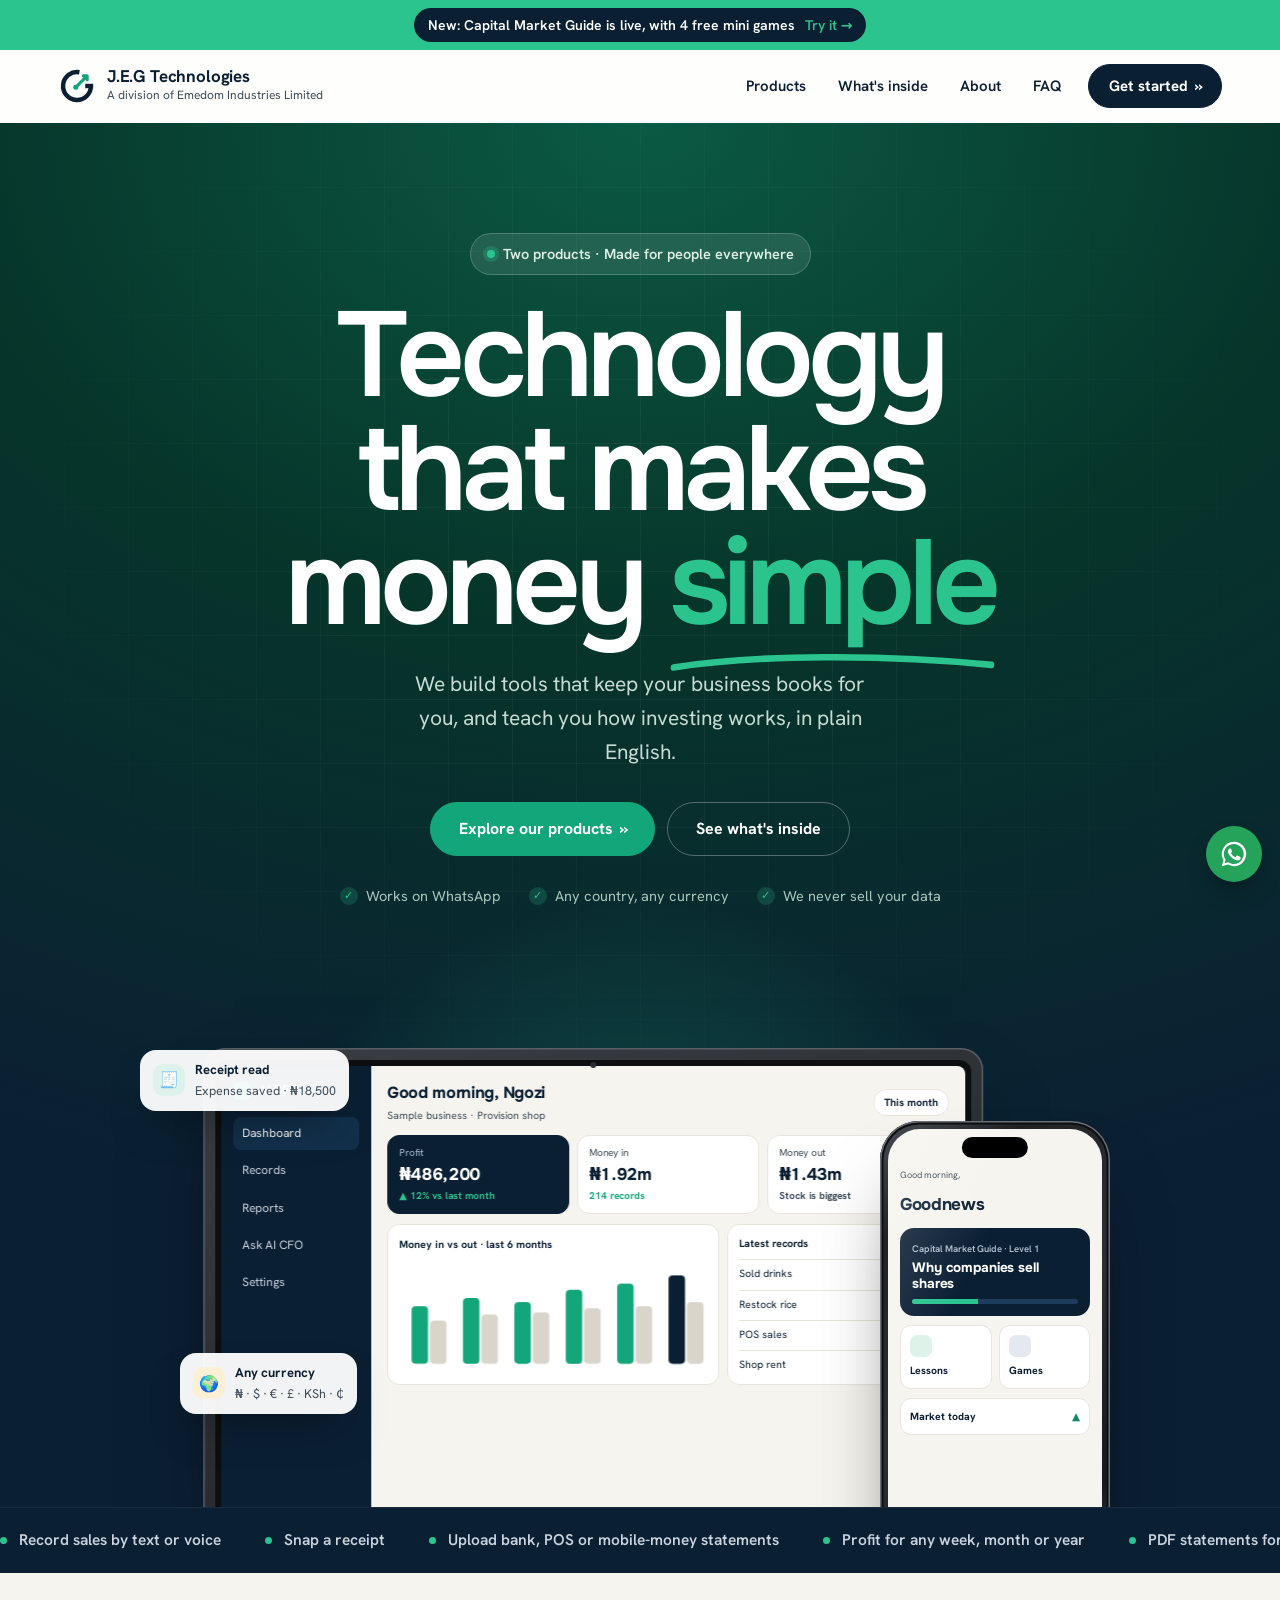
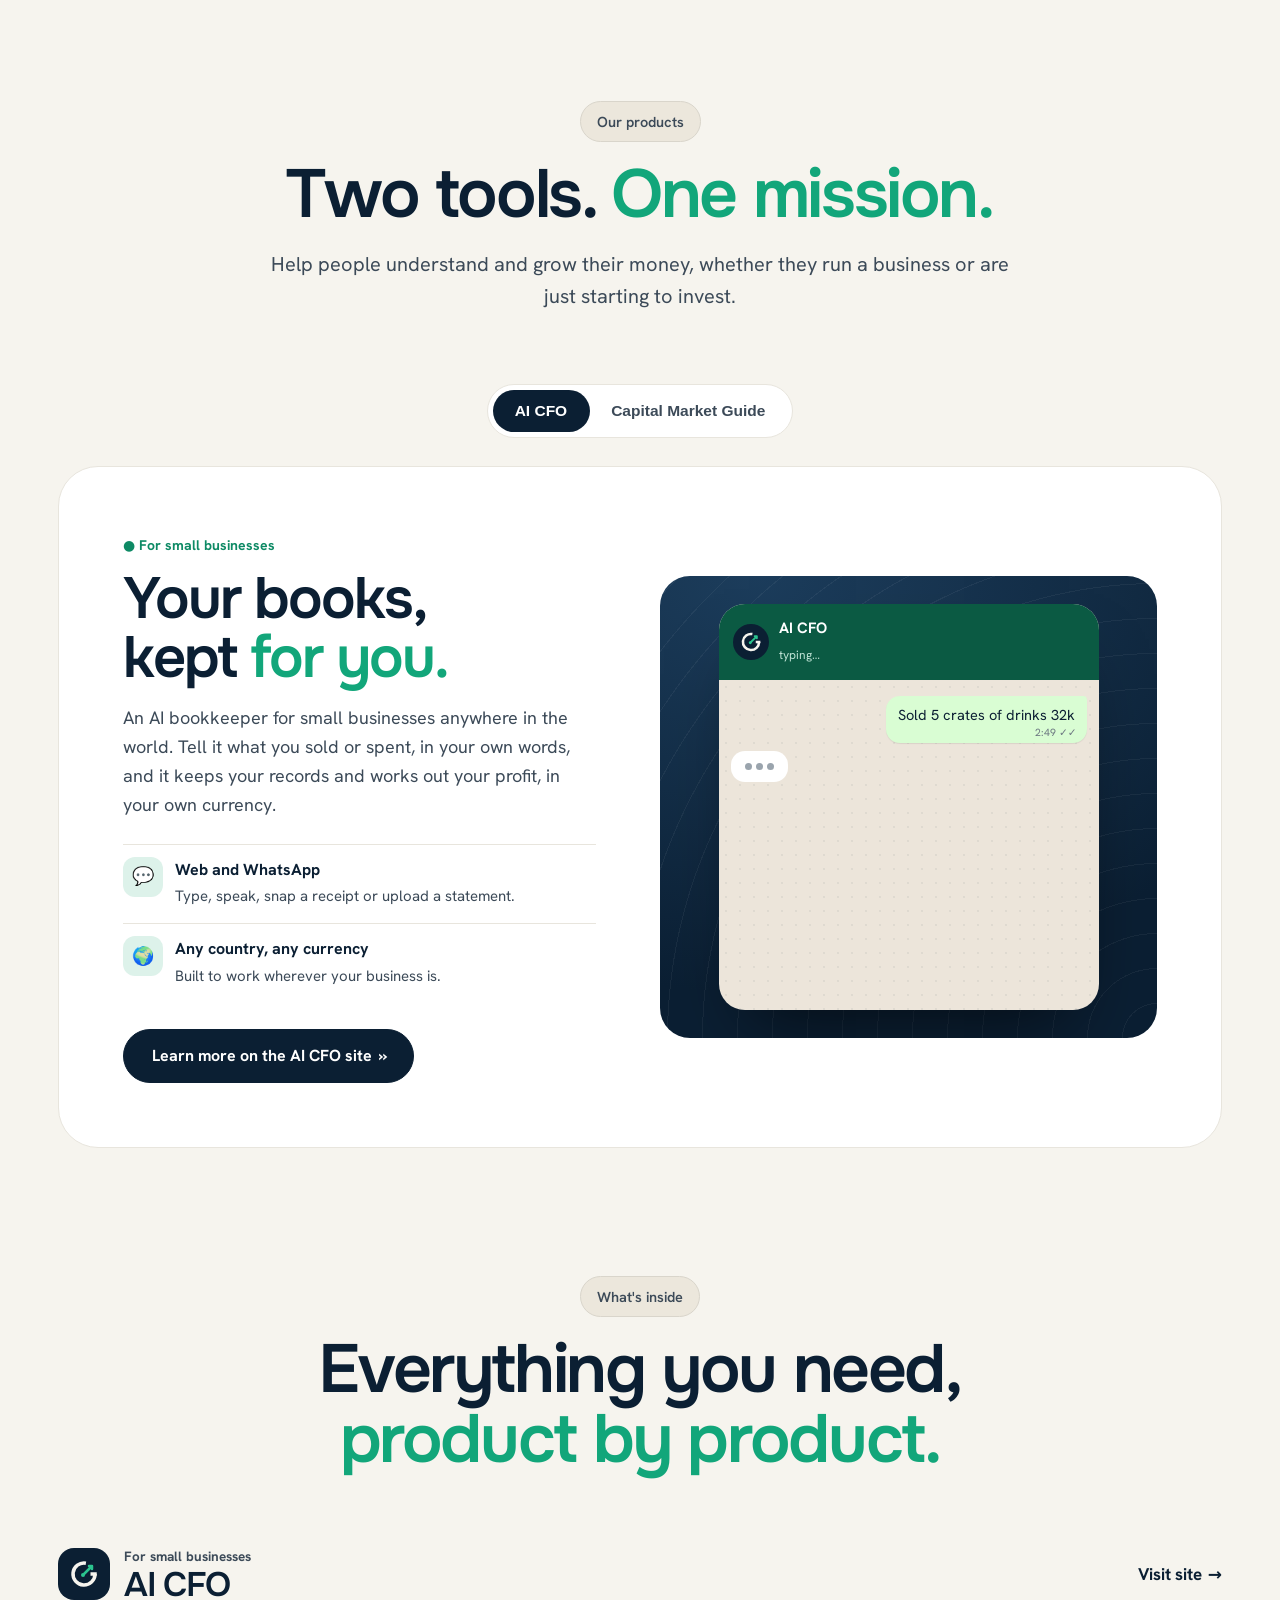
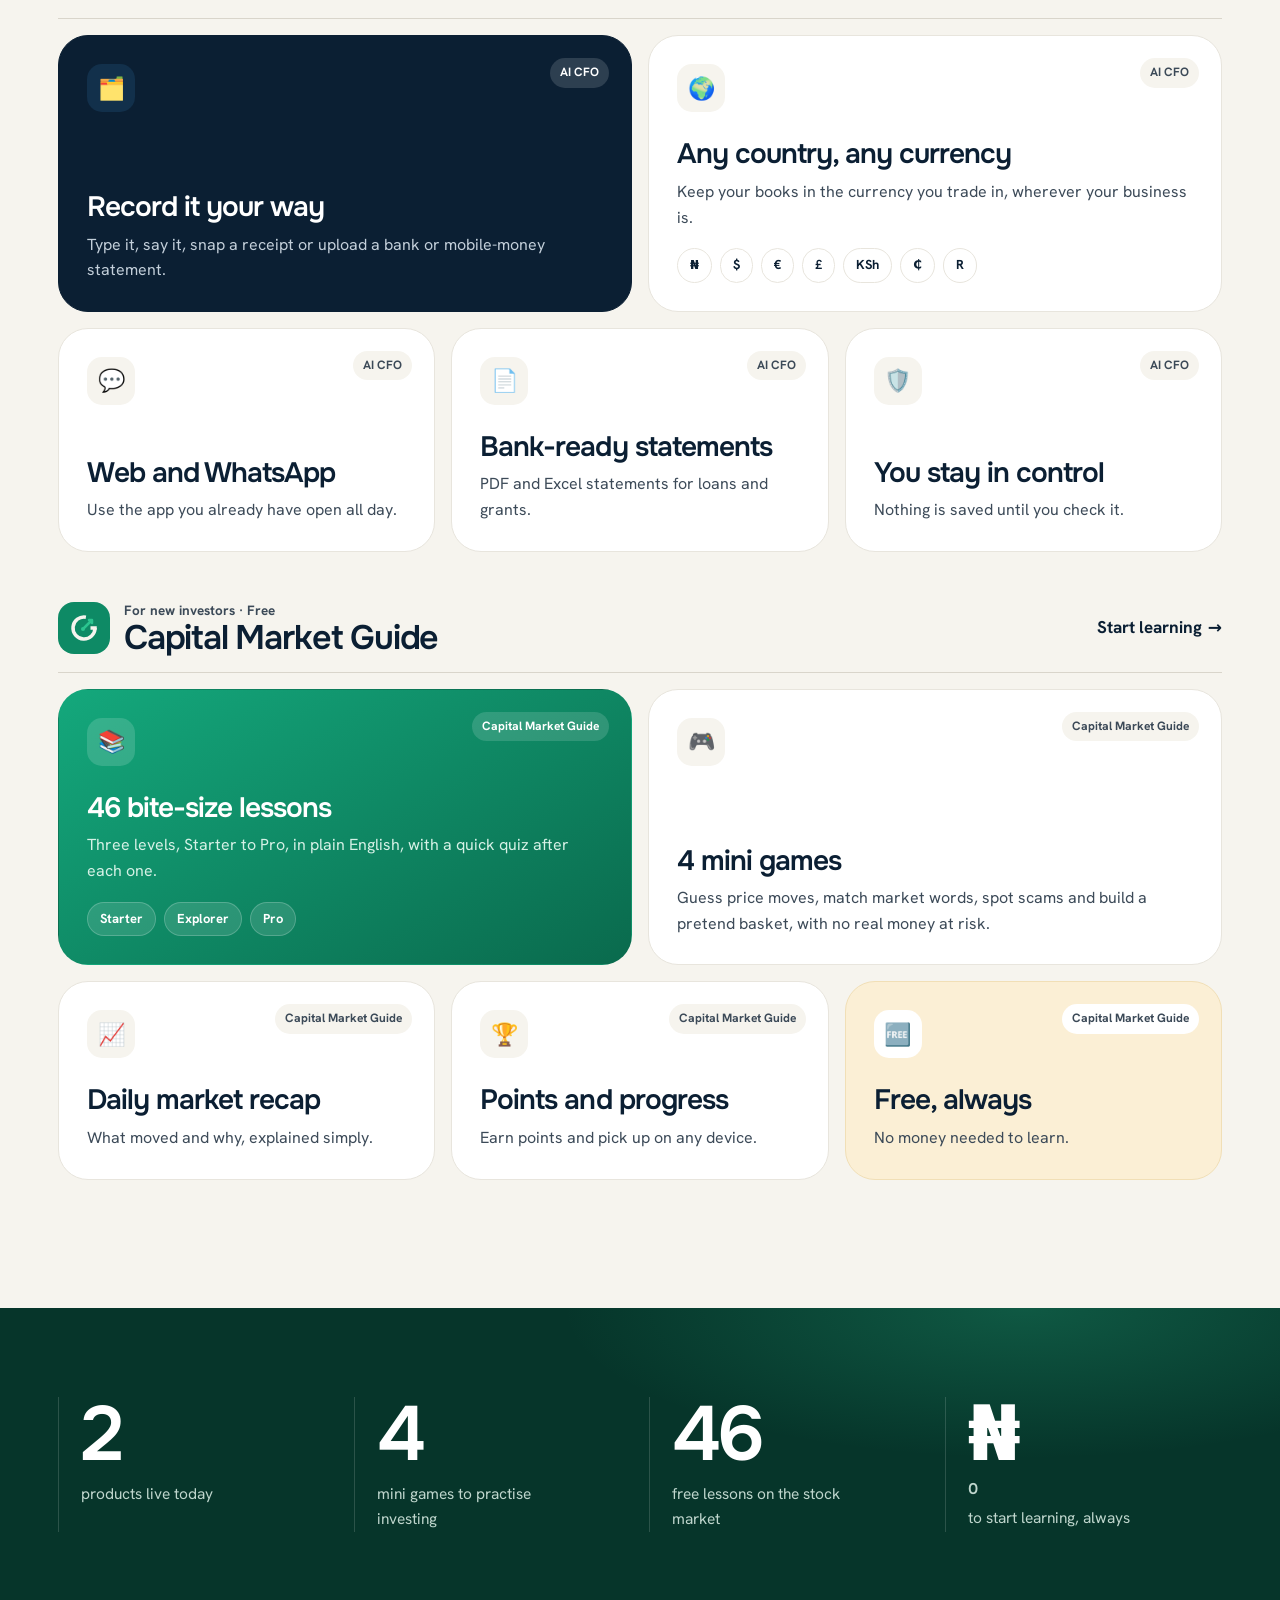
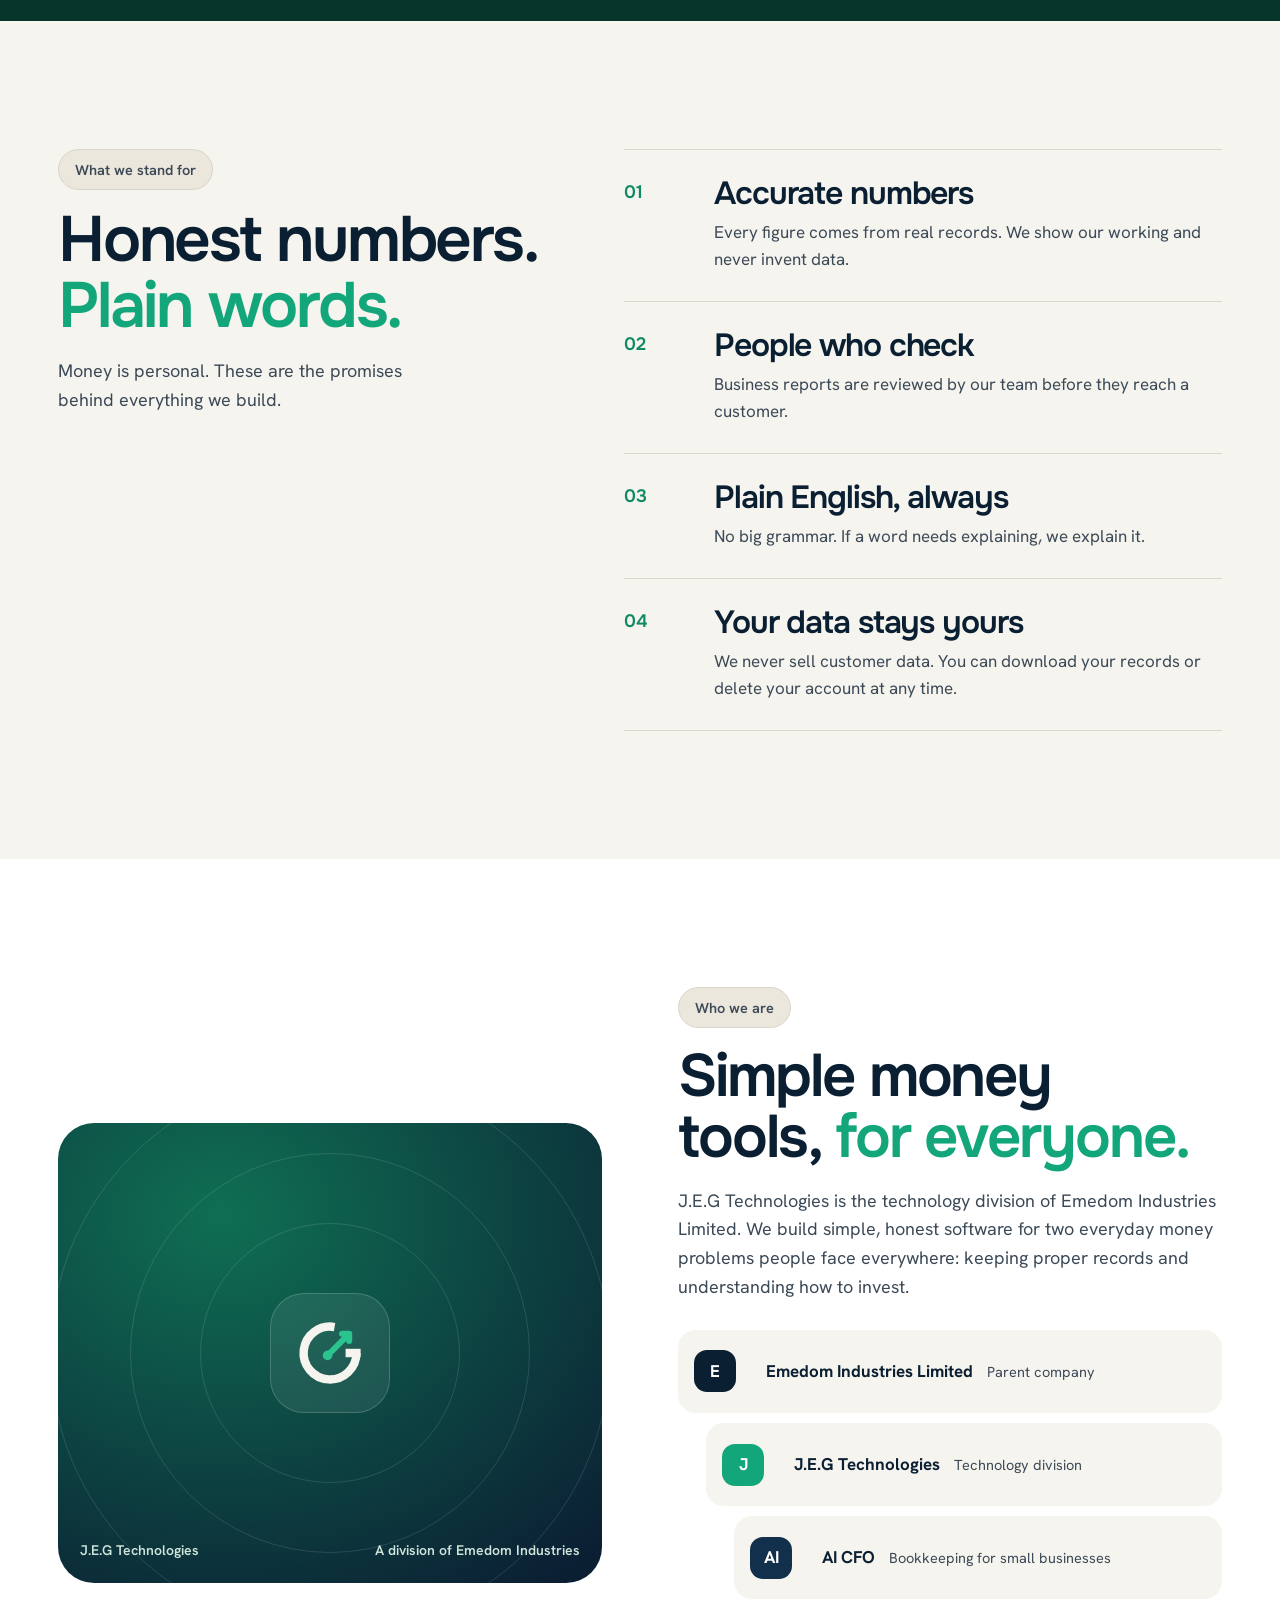
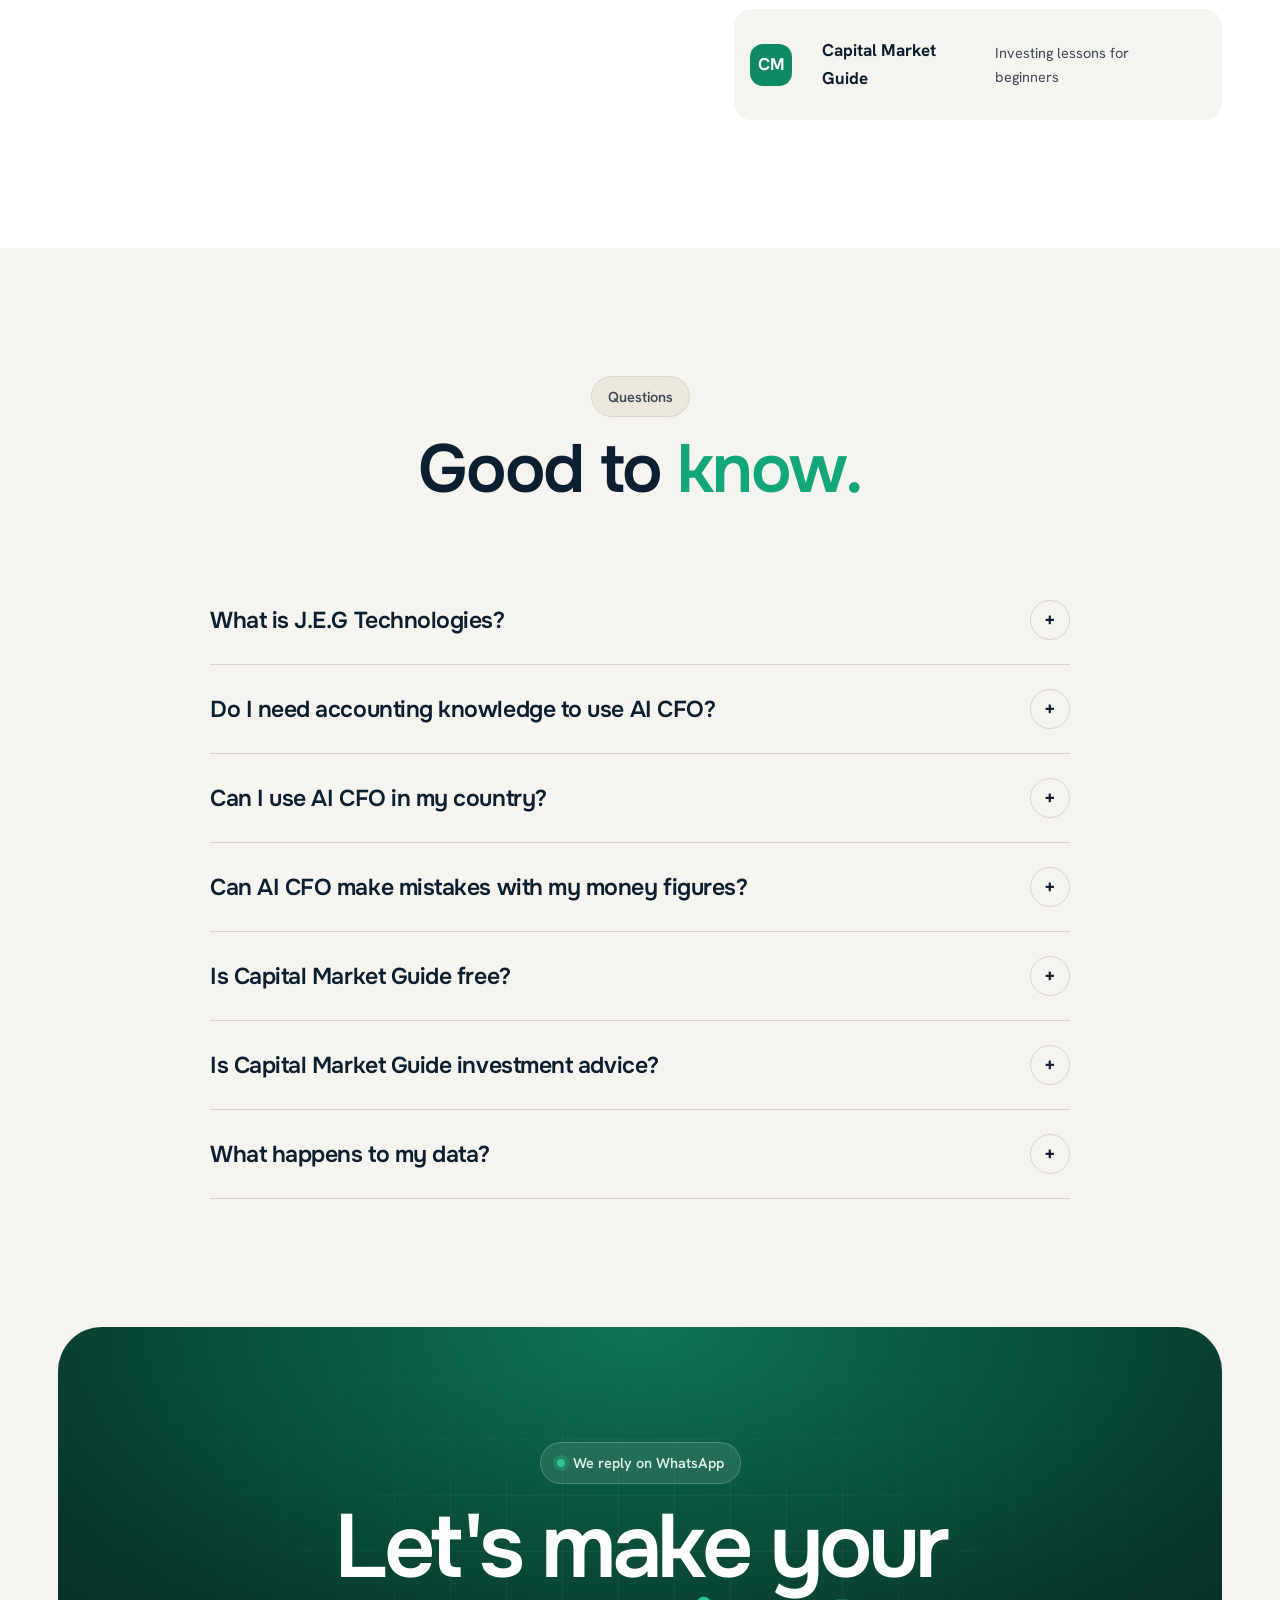
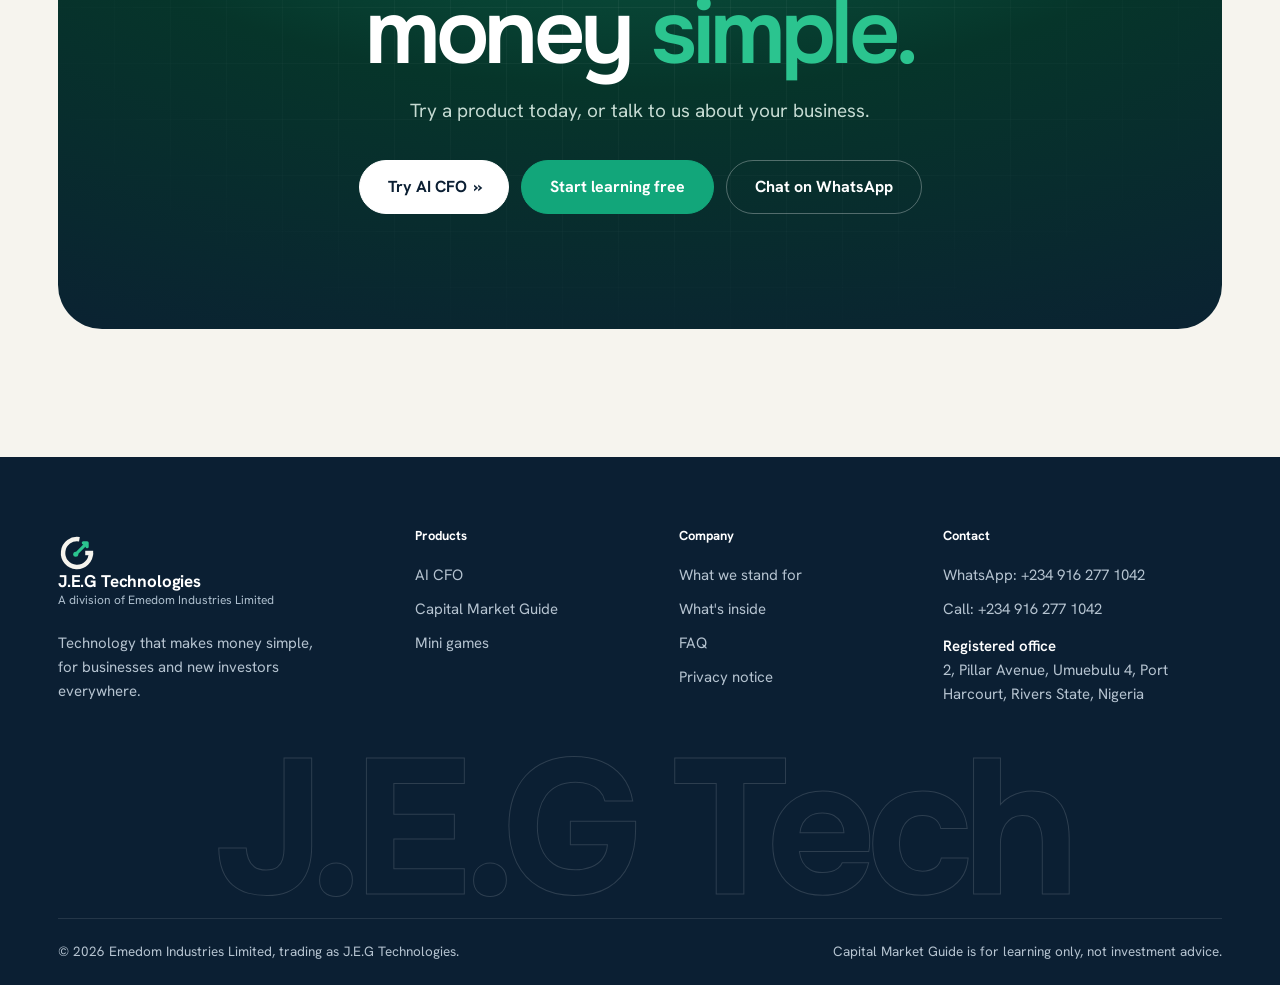
<file: index.html>
<!doctype html>
<html lang="en">
<head>
  <meta charset="utf-8">
  <meta name="viewport" content="width=device-width, initial-scale=1, viewport-fit=cover">
  <title>J.E.G Technologies | Technology that makes money simple</title>
  <meta name="description" content="J.E.G Technologies, a division of Emedom Industries Limited, builds AI CFO for small businesses and Capital Market Guide for new investors, for people everywhere.">
  <meta name="theme-color" content="#06352A">
  <meta property="og:title" content="J.E.G Technologies — technology that makes money simple">
  <meta property="og:description" content="AI CFO keeps your books. Capital Market Guide teaches investing in plain English.">
  <link rel="icon" href="img/favicon.svg" type="image/svg+xml">
  <link rel="stylesheet" href="fonts/fonts.css">
  <style>
:root{--navy:#0B1F33;--navy-2:#12304B;--navy-3:#1C3D5C;--deep:#06352A;--emerald:#12A67A;--emerald-dark:#0E8A65;--mint:#2BC48F;--ivory:#F6F4EE;--paper:#fff;--slate:#3C4A58;--mist:#AFC0CF;--rule:#D9D5CB;--rule-soft:#E8E5DD;--gain-soft:#DDF2EA;--sun:#E8B547;--sun-soft:#FBEFD5;--loss:#B4372A;
  --display:"Onest","Hanken Grotesk",system-ui,sans-serif;--sans:"Hanken Grotesk",system-ui,-apple-system,"Segoe UI",sans-serif;--ease:cubic-bezier(.2,.8,.2,1)}
*{box-sizing:border-box}
html{scroll-behavior:smooth;-webkit-text-size-adjust:100%}
body{margin:0;background:var(--ivory);color:var(--navy);font:17px/1.6 var(--sans);-webkit-font-smoothing:antialiased;overflow-x:hidden}
a{color:inherit} img,svg{display:block;max-width:100%}
h1,h2,h3,h4{font-family:var(--display);font-weight:600;line-height:1.02;letter-spacing:-.035em;margin:0;text-wrap:balance}
h2 em,h1 em,h3 em{font-style:normal;color:var(--emerald)}
p{margin:0}
.wrap{max-width:1200px;margin:0 auto;padding-left:max(18px,env(safe-area-inset-left,0px));padding-right:max(18px,env(safe-area-inset-right,0px))}
:focus-visible{outline:none;box-shadow:0 0 0 3px var(--ivory),0 0 0 5px var(--emerald);border-radius:10px}
.btn{display:inline-flex;align-items:center;justify-content:center;gap:8px;min-height:54px;padding:0 28px;border-radius:999px;font-weight:700;font-size:16px;text-decoration:none;border:1.5px solid var(--navy);background:var(--navy);color:#fff;cursor:pointer;transition:transform .15s var(--ease),background .2s,border-color .2s,box-shadow .2s}
.btn:hover{transform:translateY(-2px);box-shadow:0 14px 30px -14px rgba(11,31,51,.5)}
.btn-em{background:var(--emerald);border-color:var(--emerald)} .btn-em:hover{background:var(--emerald-dark);border-color:var(--emerald-dark)}
.btn-white{background:#fff;border-color:#fff;color:var(--navy)}
.btn-ghost{background:transparent;border-color:rgba(255,255,255,.3);color:#fff} .btn-ghost:hover{background:rgba(255,255,255,.08);border-color:#fff}
.btn-line{background:transparent;color:var(--navy)} .btn-line:hover{background:var(--navy);color:#fff}
.chev{letter-spacing:-2px;font-weight:800}
.pill{display:inline-flex;align-items:center;gap:8px;border-radius:999px;padding:8px 16px;font-size:14.5px;font-weight:600}
.pill.glass{background:rgba(255,255,255,.1);border:1px solid rgba(255,255,255,.2);color:#DDEFE7}
.pill.soft{background:#ECE7DC;border:1px solid var(--rule);color:var(--slate)}
.pill .dot{width:8px;height:8px;border-radius:50%;background:var(--mint);box-shadow:0 0 0 4px rgba(43,196,143,.25);animation:pulse 2s infinite}
@keyframes pulse{50%{box-shadow:0 0 0 8px rgba(43,196,143,0)}}
.sec{padding-block:clamp(72px,10vw,140px)}
.sec-h{text-align:center;max-width:760px;margin:0 auto clamp(40px,6vw,72px)}
.sec-h h2{font-size:clamp(38px,5.6vw,68px);margin-top:18px}
.sec-h p{color:var(--slate);font-size:clamp(17px,1.8vw,20px);margin-top:18px}
.reveal{opacity:0;transform:translateY(28px);transition:opacity .8s var(--ease),transform .8s var(--ease)}
.reveal.in{opacity:1;transform:none}
.d1{transition-delay:.08s}.d2{transition-delay:.16s}.d3{transition-delay:.24s}.d4{transition-delay:.32s}

/* strip + nav */
.strip{background:var(--mint);font-size:14px;font-weight:600;color:var(--navy)}
.strip .wrap{display:flex;justify-content:center;padding-block:8px}
.strip a{background:var(--navy);color:#fff;border-radius:999px;padding:6px 14px;text-decoration:none;display:inline-block;text-align:center}
.strip a em{margin-left:6px}
.strip a em{font-style:normal;color:var(--mint)}
.nav{position:sticky;top:0;z-index:50;background:rgba(255,255,255,.86);backdrop-filter:saturate(1.4) blur(14px);-webkit-backdrop-filter:saturate(1.4) blur(14px);border-bottom:1px solid transparent;transition:border-color .2s,box-shadow .2s}
.nav.scrolled{border-bottom-color:var(--rule-soft);box-shadow:0 10px 30px -24px rgba(11,31,51,.35)}
.nav .wrap{display:flex;align-items:center;justify-content:space-between;gap:16px;padding-block:14px}
.lockup{display:flex;align-items:center;gap:11px;text-decoration:none}
.lockup b{display:block;font-weight:800;font-size:17px;letter-spacing:-.01em;line-height:1.1}
.lockup small{display:block;font-size:12px;color:var(--slate)}
.links{display:flex;gap:4px;align-items:center}
.links a:not(.btn){text-decoration:none;font-weight:600;font-size:15px;padding:9px 14px;border-radius:999px;transition:background .15s}
.links a:not(.btn):hover{background:var(--ivory)}
.links .btn{min-height:44px;padding:0 20px;font-size:15px;margin-left:8px}
.burger{display:none;width:46px;height:46px;border-radius:50%;border:1px solid var(--rule);background:#fff;cursor:pointer;place-items:center}
.burger span,.burger span::before,.burger span::after{display:block;width:18px;height:2px;background:var(--navy);border-radius:2px;position:relative;transition:transform .2s}
.burger span::before,.burger span::after{content:"";position:absolute;left:0}
.burger span::before{top:-6px}.burger span::after{top:6px}
.sheet{position:fixed;inset:0;z-index:60;background:var(--deep);color:#fff;display:flex;flex-direction:column;padding:22px 22px 32px;transform:translateY(-100%);transition:transform .45s var(--ease)}
.sheet.open{transform:none}
.sheet-top{display:flex;justify-content:space-between;align-items:center}
.sheet-close{width:46px;height:46px;border-radius:50%;border:1px solid rgba(255,255,255,.25);background:transparent;color:#fff;font-size:22px;cursor:pointer}
.sheet nav{display:grid;margin-top:36px}
.sheet nav a{font-family:var(--display);font-size:34px;font-weight:600;letter-spacing:-.03em;text-decoration:none;padding:12px 0;border-bottom:1px solid rgba(255,255,255,.1)}
.sheet .btn{margin-top:auto}

/* hero */
.hero{position:relative;overflow:hidden;background:radial-gradient(120% 80% at 50% 0%,#0B5A43 0%,var(--deep) 45%,var(--navy) 100%);color:#fff;text-align:center;padding-top:clamp(56px,9vw,110px)}
.hero::before{content:"";position:absolute;inset:0;background-image:linear-gradient(rgba(255,255,255,.045) 1px,transparent 1px),linear-gradient(90deg,rgba(255,255,255,.045) 1px,transparent 1px);background-size:64px 64px;mask-image:radial-gradient(70% 60% at 50% 30%,#000 30%,transparent 75%);-webkit-mask-image:radial-gradient(70% 60% at 50% 30%,#000 30%,transparent 75%)}
.hero .glow{position:absolute;width:900px;aspect-ratio:1;left:50%;top:52%;transform:translateX(-50%);border-radius:50%;background:radial-gradient(circle,rgba(43,196,143,.35),transparent 62%);pointer-events:none}
.hero .wrap{position:relative}
.hero h1{font-size:clamp(50px,9.4vw,124px);line-height:.95;letter-spacing:-.05em;max-width:12ch;margin:24px auto 0}
.hero h1 em{color:var(--mint);position:relative;white-space:nowrap}
.hero h1 em svg{position:absolute;left:0;right:0;bottom:-.12em;width:100%;height:.22em}
.hero h1 em svg path{stroke-dasharray:1;stroke-dashoffset:1;animation:draw 1.4s .6s var(--ease) forwards}
@keyframes draw{to{stroke-dashoffset:0}}
.hero .lead{max-width:40ch;margin:26px auto 0;color:#C6DBD3;font-size:clamp(18px,2vw,21px)}
.hero .ctas{display:flex;gap:12px;justify-content:center;flex-wrap:wrap;margin-top:34px}
.hero-meta{display:flex;justify-content:center;gap:10px 28px;flex-wrap:wrap;margin-top:28px;font-size:14.5px;color:#A9C7BC}
.hero-meta span{display:inline-flex;gap:8px;align-items:center}
.hero-meta i{width:18px;height:18px;border-radius:50%;background:rgba(43,196,143,.2);color:var(--mint);display:grid;place-items:center;font-style:normal;font-size:11px;font-weight:800}

/* devices */
.devices{position:relative;margin:clamp(48px,7vw,80px) auto 0;width:min(1000px,100%);height:clamp(300px,46vw,520px)}
.laptop{position:absolute;left:50%;transform:translateX(-56%);bottom:-40px;width:min(780px,86%);animation:rise 1.1s .2s var(--ease) both}
@keyframes rise{from{opacity:0;translate:0 60px}to{opacity:1;translate:0 0}}
.lid{background:linear-gradient(160deg,#3b3f45,#1c1e21);border-radius:22px 22px 0 0;padding:12px 12px 0;box-shadow:inset 0 0 0 1.5px #5a5f66,0 40px 80px -30px rgba(0,0,0,.7)}
.lid-in{background:#0d0e10;border-radius:12px 12px 0 0;padding:6px 6px 0;position:relative}
.cam{position:absolute;top:2px;left:50%;width:6px;height:6px;border-radius:50%;background:#2a2d31;transform:translateX(-50%)}
.app{background:var(--ivory);border-radius:8px 8px 0 0;aspect-ratio:16/10;overflow:hidden;display:grid;grid-template-columns:150px 1fr;text-align:left;color:var(--navy);font-size:12px}
.app-side{background:var(--navy);color:#C9D4DE;padding:14px 12px;display:grid;align-content:start;gap:4px}
.app-side b{color:#fff;font-size:13px;display:flex;gap:7px;align-items:center;margin-bottom:12px}
.app-side b i{width:18px;height:18px;border-radius:6px;background:var(--emerald)}
.app-side span{padding:7px 9px;border-radius:8px}
.app-side span.on{background:var(--navy-2);color:#fff}
.app-main{padding:14px 16px;display:grid;gap:10px;align-content:start}
.app-top{display:flex;justify-content:space-between;align-items:center}
.app-top h5{margin:0;font-family:var(--display);font-size:16px;letter-spacing:-.02em}
.app-top small{color:var(--slate);font-size:10.5px}
.app-chip{background:#fff;border:1px solid var(--rule-soft);border-radius:999px;padding:4px 10px;font-weight:700;font-size:10.5px}
.kpis{display:grid;grid-template-columns:repeat(3,1fr);gap:8px}
.kpi{background:#fff;border:1px solid var(--rule-soft);border-radius:12px;padding:9px 11px}
.kpi small{color:var(--slate);font-size:10px;display:block}
.kpi b{font-size:17px;letter-spacing:-.02em;font-variant-numeric:tabular-nums;font-family:var(--display)}
.kpi.hi{background:var(--navy);color:#fff;border-color:var(--navy)} .kpi.hi small{color:var(--mist)}
.kpi em{display:block;font-style:normal;font-size:10px;font-weight:700;color:var(--emerald)} .kpi.hi em{color:var(--mint)}
.app-grid{display:grid;grid-template-columns:1.5fr 1fr;gap:8px}
.chart{background:#fff;border:1px solid var(--rule-soft);border-radius:12px;padding:10px 11px}
.chart small{font-weight:700;font-size:10.5px}
.chart svg{width:100%;height:auto;margin-top:6px}
.chart .bars rect{transform-origin:bottom;transform-box:fill-box;animation:barUp 1s var(--ease) both}
@keyframes barUp{from{transform:scaleY(0)}to{transform:scaleY(1)}}
.tx{background:#fff;border:1px solid var(--rule-soft);border-radius:12px;padding:10px 11px;display:grid;gap:6px}
.tx small{font-weight:700;font-size:10.5px}
.tx div{display:flex;justify-content:space-between;font-size:10.5px;border-top:1px solid var(--rule-soft);padding-top:5px}
.tx .in{color:var(--emerald-dark);font-weight:700}.tx .out{color:var(--loss);font-weight:700}
.base{height:16px;background:linear-gradient(180deg,#c9ccd1,#8d9197);border-radius:0 0 18px 18px;position:relative;margin:0 -5%}
.base::before{content:"";position:absolute;top:0;left:50%;transform:translateX(-50%);width:16%;height:6px;background:#7d8187;border-radius:0 0 8px 8px}
.phone{--pw:230;position:absolute;right:max(2%,calc(50% - 470px));bottom:-90px;width:calc(var(--pw)*1px);aspect-ratio:300/622;border-radius:calc(var(--pw)*.17px);padding:calc(var(--pw)*.035px);background:linear-gradient(140deg,#4a4e55,#202226 18%,#2c2f34 50%,#17181b 82%,#3c4046);box-shadow:inset 0 0 0 1.5px #6b7078,inset 0 0 0 3.5px #0d0e10,0 50px 80px -30px rgba(0,0,0,.7);animation:rise 1.1s .45s var(--ease) both;text-align:left;color:var(--navy)}
.phone .scr{width:100%;height:100%;border-radius:calc(var(--pw)*.14px);overflow:hidden;background:var(--ivory);position:relative}
.phone .island{position:absolute;top:calc(var(--pw)*.037px);left:50%;transform:translateX(-50%);width:31%;height:calc(var(--pw)*.09px);background:#000;border-radius:999px;z-index:3}
.phone .scr::after{content:"";position:absolute;inset:0;background:linear-gradient(115deg,rgba(255,255,255,.2),transparent 35%);pointer-events:none}
.ps{padding:calc(var(--pw)*.17px) 12px 0;display:grid;gap:9px;font-size:11px}
.ps small{color:var(--slate)}
.ps h6{margin:0;font-family:var(--display);font-size:17px;letter-spacing:-.02em}
.ps .card{background:var(--navy);color:#fff;border-radius:14px;padding:12px}
.ps .card small{color:var(--mist);font-size:9.5px;font-weight:600}
.ps .card b{display:block;font-family:var(--display);font-size:13.5px;margin:3px 0 8px;letter-spacing:-.01em;line-height:1.15}
.ps .bar{height:5px;background:var(--navy-3);border-radius:9px;overflow:hidden}.ps .bar i{display:block;height:100%;width:40%;background:var(--mint)}
.ps .row{display:grid;grid-template-columns:1fr 1fr;gap:7px}
.ps .t{background:#fff;border:1px solid var(--rule-soft);border-radius:11px;padding:9px;font-weight:700;font-size:10.5px}
.ps .t i{display:block;width:22px;height:22px;border-radius:7px;margin-bottom:5px}
.float{position:absolute;z-index:4;background:rgba(255,255,255,.95);color:var(--navy);border-radius:16px;padding:10px 13px;display:flex;gap:10px;align-items:center;box-shadow:0 22px 44px -18px rgba(0,0,0,.5);text-align:left;animation:floaty 6s ease-in-out infinite;font-size:12.5px}
.float b{display:block;font-size:13px}
.float span{color:var(--slate)}
.float .ic{width:32px;height:32px;border-radius:10px;display:grid;place-items:center;font-size:16px;flex:none}
.f1{left:max(0px,calc(50% - 520px));top:12%}
.f2{left:max(4%,calc(50% - 470px));bottom:18%;animation-delay:-2s}
@keyframes floaty{50%{transform:translateY(-10px)}}

/* marquee */
.marq{background:var(--navy);color:#C9D4DE;overflow:hidden;border-top:1px solid rgba(255,255,255,.06)}
.marq-in{display:flex;gap:44px;width:max-content;padding-block:20px;animation:mq 40s linear infinite;font-weight:600;font-size:15.5px;white-space:nowrap}
.marq-in span{display:inline-flex;gap:12px;align-items:center}
.marq-in span::before{content:"";width:7px;height:7px;border-radius:50%;background:var(--mint)}
@keyframes mq{to{transform:translateX(-50%)}}
.marq:hover .marq-in{animation-play-state:paused}

/* product switcher */
.tabs{display:flex;justify-content:center;margin-bottom:28px}
.tabs-in{display:inline-flex;background:#fff;border:1px solid var(--rule-soft);border-radius:999px;padding:5px;position:relative}
.tab{position:relative;z-index:1;border:0;background:none;padding:12px 22px;border-radius:999px;font-weight:700;font-size:15.5px;cursor:pointer;color:var(--slate);transition:color .25s}
.tab.on{color:#fff}
.tab-ind{position:absolute;top:5px;bottom:5px;border-radius:999px;background:var(--navy);transition:left .4s var(--ease),width .4s var(--ease)}
.panel{display:none;grid-template-columns:minmax(0,1fr) minmax(0,1.05fr);gap:clamp(24px,5vw,64px);align-items:center;background:#fff;border:1px solid var(--rule-soft);border-radius:40px;padding:clamp(24px,5vw,64px);animation:panelIn .5s var(--ease)}
.panel.on{display:grid}
@keyframes panelIn{from{opacity:0;transform:translateY(14px)}to{opacity:1;transform:none}}
.panel h3{font-size:clamp(36px,4.6vw,58px)}
.panel .who{display:inline-flex;align-items:center;gap:8px;font-weight:700;font-size:14px;color:var(--emerald-dark);margin-bottom:14px}
.panel p.big{color:var(--slate);font-size:18px;margin-top:16px;max-width:46ch}
.feat{list-style:none;padding:0;margin:24px 0 28px;display:grid;gap:2px}
.feat li{display:grid;grid-template-columns:40px 1fr;gap:12px;align-items:start;padding:12px 0;border-top:1px solid var(--rule-soft)}
.feat li i{width:40px;height:40px;border-radius:12px;background:var(--gain-soft);display:grid;place-items:center;font-style:normal;font-size:18px}
.feat b{display:block;font-size:16px}
.feat span{color:var(--slate);font-size:15px}
.panel-art{border-radius:30px;min-height:440px;display:grid;place-items:center;padding:28px;position:relative;overflow:hidden}
.panel-art.navy{background:radial-gradient(120% 90% at 20% 0%,#1C3D5C,var(--navy))}
.panel-art.green{background:radial-gradient(120% 90% at 80% 0%,#18B285,#0A6A4D)}
.panel-art::before{content:"";position:absolute;inset:0;background:repeating-radial-gradient(circle at 100% 100%,transparent 0 34px,rgba(255,255,255,.05) 34px 35px)}

/* chat demo */
.chat{position:relative;width:min(380px,100%);background:#ECE5DA;border-radius:26px;overflow:hidden;box-shadow:0 40px 70px -30px rgba(0,0,0,.6)}
.chat-h{background:#0B5A43;color:#fff;display:flex;gap:10px;align-items:center;padding:12px 14px}
.chat-h .av{width:36px;height:36px;border-radius:50%;background:var(--navy);display:grid;place-items:center}
.chat-h .av img{width:22px;height:22px}
.chat-h b{display:block;font-size:15px}.chat-h small{font-size:12px;color:#BFE3D5}
.chat-b{padding:16px 12px;display:flex;flex-direction:column;gap:8px;min-height:330px;background-image:radial-gradient(rgba(11,31,51,.06) 1px,transparent 1px);background-size:14px 14px}
.msg{max-width:84%;padding:9px 12px 18px;border-radius:14px;font-size:14.5px;line-height:1.4;position:relative;box-shadow:0 1px 1px rgba(0,0,0,.08);opacity:0;transform:translateY(8px) scale(.98);transition:opacity .35s,transform .35s var(--ease)}
.msg.show{opacity:1;transform:none}
.msg small{position:absolute;right:10px;bottom:3px;font-size:10.5px;color:#6b7680}
.msg.me{align-self:flex-end;background:#D9FDD3;border-top-right-radius:4px}
.msg.ai{align-self:flex-start;background:#fff;border-top-left-radius:4px}
.msg.ai b{color:var(--emerald-dark)}
.rcpt{display:grid;gap:3px;margin-top:6px;padding-top:6px;border-top:1px dashed var(--rule);font-variant-numeric:tabular-nums}
.rcpt div{display:flex;justify-content:space-between;gap:14px}
.typing{align-self:flex-start;background:#fff;border-radius:14px;padding:12px 14px;display:none;gap:4px}
.typing.show{display:flex}
.typing i{width:7px;height:7px;border-radius:50%;background:#9aa4ad;animation:tp 1s infinite}
.typing i:nth-child(2){animation-delay:.15s}.typing i:nth-child(3){animation-delay:.3s}
@keyframes tp{30%{transform:translateY(-4px);background:var(--navy-3)}}

/* lesson art */
.lesson-stack{position:relative;width:min(380px,100%);display:grid;gap:14px}
.lcard{background:var(--ivory);border-radius:22px;padding:18px;box-shadow:0 30px 60px -30px rgba(0,0,0,.6)}
.lcard small{font-weight:700;font-size:13px;color:var(--emerald-dark)}
.lcard h4{font-size:22px;margin:6px 0 10px}
.lcard .opt{background:#fff;border:1.5px solid var(--rule);border-radius:13px;padding:10px 12px;font-weight:600;font-size:14.5px;margin-top:8px;display:flex;justify-content:space-between}
.lcard .opt.r{border-color:var(--emerald);background:var(--gain-soft)}
.lgames{display:grid;grid-template-columns:1fr 1fr;gap:10px}
.lgames div{background:rgba(255,255,255,.12);border:1px solid rgba(255,255,255,.2);border-radius:18px;padding:13px;color:#fff;font-weight:700;font-size:14px;display:grid;gap:4px}
.lgames span{font-size:22px}
.pts{position:absolute;top:-14px;right:-10px;background:var(--navy);color:#fff;border-radius:999px;padding:7px 13px;font-weight:800;font-size:13.5px;animation:floaty 5s ease-in-out infinite}

/* steps */
.steps{display:grid;grid-template-columns:repeat(3,minmax(0,1fr));gap:18px;counter-reset:s}
.step{background:#fff;border:1px solid var(--rule-soft);border-radius:30px;padding:30px;position:relative;overflow:hidden;transition:transform .3s var(--ease),box-shadow .3s}
.step:hover{transform:translateY(-6px);box-shadow:0 30px 60px -40px rgba(11,31,51,.45)}
.step .n{font-family:var(--display);font-weight:700;font-size:88px;line-height:.8;letter-spacing:-.06em;color:transparent;-webkit-text-stroke:1.5px var(--rule)}
.step h3{font-size:26px;margin-top:22px}
.step p{color:var(--slate);margin-top:10px}
.step .ways{display:flex;flex-wrap:wrap;gap:6px;margin-top:16px}
.step .ways span{background:var(--ivory);border-radius:999px;padding:6px 11px;font-size:13px;font-weight:700}

/* bento */
.bento{display:grid;grid-template-columns:repeat(6,minmax(0,1fr));grid-auto-rows:minmax(200px,auto);gap:16px}
.b{border-radius:30px;padding:28px;position:relative;overflow:hidden;background:#fff;border:1px solid var(--rule-soft);display:flex;flex-direction:column;transition:transform .3s var(--ease)}
.b:hover{transform:translateY(-4px)}
.b::after{content:"";position:absolute;inset:0;pointer-events:none;background:radial-gradient(400px circle at var(--mx,50%) var(--my,50%),rgba(43,196,143,.12),transparent 40%);opacity:0;transition:opacity .3s}
.b:hover::after{opacity:1}
.b h3{font-size:clamp(22px,2.2vw,28px)}
.b p{color:var(--slate);margin-top:10px;font-size:16px}
.b .ico{width:48px;height:48px;border-radius:15px;display:grid;place-items:center;font-size:22px;margin-bottom:auto;background:var(--ivory)}
.b .ico+h3{margin-top:28px}
.b.dark{background:var(--navy);color:#fff;border-color:var(--navy)} .b.dark p{color:#C3CFDA} .b.dark .ico{background:var(--navy-2)}
.b.green{background:linear-gradient(150deg,#14A87C,#0A6A4D);color:#fff;border-color:transparent} .b.green p{color:#D6F1E6} .b.green .ico{background:rgba(255,255,255,.15)}
.b.sun{background:var(--sun-soft);border-color:#F1DFB6}
.c2{grid-column:span 2}.c3{grid-column:span 3}.c4{grid-column:span 4}
.r2{grid-row:span 2}
.mini-ways{display:grid;grid-template-columns:repeat(4,1fr);gap:10px;margin-top:24px}
.mini-ways div{background:rgba(255,255,255,.07);border:1px solid rgba(255,255,255,.12);border-radius:18px;padding:14px 10px;text-align:center;font-weight:700;font-size:14px;display:grid;gap:6px}
.mini-ways span{font-size:26px}
.doc{margin-top:20px;background:#fff;border-radius:16px;padding:14px;color:var(--navy);display:grid;gap:6px;font-size:13px;box-shadow:0 20px 40px -20px rgba(0,0,0,.4);transform:rotate(-2deg)}
.doc b{font-family:var(--display);font-size:15px}
.doc div{display:flex;justify-content:space-between;border-top:1px solid var(--rule-soft);padding-top:5px;font-variant-numeric:tabular-nums}
.badges{display:flex;gap:8px;flex-wrap:wrap;margin-top:18px}
.badges span{background:#fff;border:1px solid var(--rule-soft);border-radius:999px;padding:6px 12px;font-size:13px;font-weight:700}
.b.dark .badges span,.b.green .badges span{background:rgba(255,255,255,.12);border-color:rgba(255,255,255,.2)}


/* product groups */
.grp{margin-top:clamp(28px,4vw,48px)}
.grp-h{display:flex;align-items:center;gap:14px;margin-bottom:16px;padding-bottom:16px;border-bottom:1px solid var(--rule)}
.grp-h small{display:block;font-size:13.5px;font-weight:700;color:var(--slate)}
.grp-h h3{font-size:clamp(26px,3vw,34px)}
.grp-h .arrowlink{margin-left:auto}
.grp-ic{width:52px;height:52px;border-radius:16px;display:grid;place-items:center;flex:none}
.grp-ic img{width:30px;height:30px}
.grp-ic.cfo{background:var(--navy)}.grp-ic.cmg{background:var(--emerald-dark)}
.arrowlink{font-weight:700;text-decoration:none;display:inline-flex;gap:6px;align-items:center;white-space:nowrap}
.arrowlink:hover{color:var(--emerald-dark)}
.b .tag{position:absolute;top:22px;right:22px;font-size:12px;font-weight:700;padding:5px 10px;border-radius:999px;background:var(--ivory);color:var(--slate)}
.b.dark .tag,.b.green .tag{background:rgba(255,255,255,.14);color:#fff}
.b.sun .tag{background:#fff}
.bento{grid-auto-rows:minmax(190px,auto)}

/* stats */
.stats{background:var(--deep);color:#fff;position:relative;overflow:hidden}
.stats::before{content:"";position:absolute;inset:0;background:radial-gradient(60% 80% at 80% 0%,rgba(43,196,143,.25),transparent 60%)}
.stats .wrap{position:relative;display:grid;grid-template-columns:repeat(4,minmax(0,1fr));gap:18px;padding-block:clamp(56px,7vw,90px)}
.stat b{display:block;font-family:var(--display);font-size:clamp(48px,6vw,80px);font-weight:600;letter-spacing:-.05em;line-height:1}
.stat span{color:#BFD6CD;font-size:15.5px;display:block;margin-top:8px;max-width:22ch}
.stat{border-left:1px solid rgba(255,255,255,.15);padding-left:22px}

/* principles */
.prin{display:grid;grid-template-columns:minmax(0,.9fr) minmax(0,1.1fr);gap:clamp(28px,6vw,96px);align-items:start}
.prin h2{font-size:clamp(38px,5.2vw,64px);position:sticky;top:120px}
.prin h2+p{color:var(--slate);font-size:18px;margin-top:18px;max-width:36ch}
.prow{display:grid;grid-template-columns:72px 1fr;gap:18px;padding:28px 0;border-top:1px solid var(--rule)}
.prow:last-child{border-bottom:1px solid var(--rule)}
.prow .k{font-family:var(--display);font-weight:600;font-size:18px;color:var(--emerald-dark)}
.prow h3{font-size:clamp(24px,2.6vw,32px)}
.prow p{color:var(--slate);margin-top:8px;max-width:52ch}

/* story */
.story{background:#fff}
.story-in{display:grid;grid-template-columns:minmax(0,1fr) minmax(0,1fr);gap:clamp(28px,6vw,80px);align-items:center}
.story-art{border-radius:36px;background:radial-gradient(100% 100% at 30% 20%,#0F6F53,var(--navy));min-height:460px;position:relative;overflow:hidden;display:grid;place-items:center}
.story-art .ring{position:absolute;border:1px solid rgba(255,255,255,.12);border-radius:50%}
.story-art .mark{width:120px;height:120px;border-radius:34px;background:rgba(255,255,255,.08);border:1px solid rgba(255,255,255,.18);display:grid;place-items:center;backdrop-filter:blur(6px)}
.story-art .mark img{width:72px;height:72px}
.story-art .tagloc{position:absolute;bottom:22px;left:22px;right:22px;display:flex;justify-content:space-between;color:#CFE5DC;font-size:14px;font-weight:600}
.story h2{font-size:clamp(36px,5vw,60px);margin-top:18px}
.story p{color:var(--slate);font-size:18px;margin-top:18px}
.tree{display:grid;gap:10px;margin-top:28px}
.tree div{display:flex;gap:14px;align-items:center;background:var(--ivory);border-radius:18px;padding:14px 16px}
.tree b{display:block}
.tree span{color:var(--slate);font-size:14.5px}
.tree i{width:42px;height:42px;border-radius:13px;display:grid;place-items:center;flex:none;font-style:normal;font-weight:800;color:#fff}

/* faq */
.faq{max-width:860px;margin:0 auto}
.q{border-bottom:1px solid var(--rule)}
.q button{width:100%;display:flex;justify-content:space-between;align-items:center;gap:20px;padding:24px 0;background:none;border:0;text-align:left;font-family:var(--display);font-weight:600;font-size:clamp(19px,2vw,23px);letter-spacing:-.02em;color:var(--navy);cursor:pointer}
.q button i{flex:none;width:40px;height:40px;border-radius:50%;border:1px solid var(--rule);display:grid;place-items:center;font-style:normal;font-size:20px;transition:transform .3s var(--ease),background .2s,color .2s}
.q.open button i{transform:rotate(45deg);background:var(--navy);color:#fff;border-color:var(--navy)}
.q .a{display:grid;grid-template-rows:0fr;transition:grid-template-rows .4s var(--ease)}
.q.open .a{grid-template-rows:1fr}
.q .a>div{overflow:hidden}
.q .a p{color:var(--slate);padding-bottom:24px;max-width:64ch}

/* cta */
.cta{padding-bottom:clamp(72px,10vw,140px)}
.cta-box{position:relative;overflow:hidden;border-radius:44px;background:radial-gradient(120% 120% at 50% 0%,#0E7556,var(--deep) 50%,var(--navy));color:#fff;text-align:center;padding:clamp(56px,9vw,120px) clamp(22px,5vw,64px)}
.cta-box::before{content:"";position:absolute;inset:0;background-image:linear-gradient(rgba(255,255,255,.05) 1px,transparent 1px),linear-gradient(90deg,rgba(255,255,255,.05) 1px,transparent 1px);background-size:56px 56px;mask-image:radial-gradient(60% 70% at 50% 40%,#000,transparent);-webkit-mask-image:radial-gradient(60% 70% at 50% 40%,#000,transparent)}
.cta-box>*{position:relative}
.cta-box h2{font-size:clamp(42px,7vw,92px);letter-spacing:-.05em;max-width:12ch;margin:20px auto 0;line-height:.96}
.cta-box h2 em{color:var(--mint)}
.cta-box p{color:#C6DBD3;font-size:19px;margin-top:20px}
.cta-box .ctas{display:flex;gap:12px;justify-content:center;flex-wrap:wrap;margin-top:34px}

/* footer */
footer{background:var(--navy);color:#B5C3D0;font-size:15px}
.f-top{display:grid;grid-template-columns:1.4fr 1fr 1fr 1.2fr;gap:32px;padding-block:72px 48px}
.f-top h4{font-family:var(--sans);font-size:13px;font-weight:700;color:#fff;letter-spacing:0;margin-bottom:16px}
.f-top a{display:block;text-decoration:none;padding:5px 0;color:#B5C3D0}
.f-top a:hover{color:#fff}
.f-top .lockup b{color:#fff}.f-top .lockup small{color:var(--mist)}
.f-top p{margin-top:16px;max-width:34ch}
.f-big{font-family:var(--display);font-weight:700;font-size:clamp(64px,15vw,210px);letter-spacing:-.06em;line-height:.8;color:transparent;-webkit-text-stroke:1px rgba(255,255,255,.14);text-align:center;user-select:none;padding-bottom:10px;overflow:hidden;white-space:nowrap}
.f-bot{border-top:1px solid rgba(255,255,255,.1);display:flex;justify-content:space-between;gap:16px;flex-wrap:wrap;padding-block:22px;font-size:13.5px}
.wa-fab{position:fixed;right:calc(18px + env(safe-area-inset-right,0px));bottom:calc(18px + env(safe-area-inset-bottom,0px));z-index:40;width:56px;height:56px;border-radius:50%;background:#25A35A;display:grid;place-items:center;box-shadow:0 12px 26px -8px rgba(0,0,0,.4);transition:transform .2s}
.wa-fab:hover{transform:scale(1.06)}
.wa-fab svg{width:30px;height:30px}

@media (max-width:1000px){
  .links{display:none}.burger{display:grid}
  .panel{grid-template-columns:1fr}
  .panel-art{min-height:380px}
  .steps{grid-template-columns:1fr}
  .bento{grid-template-columns:repeat(2,minmax(0,1fr))}
  .c2,.c3,.c4{grid-column:span 2}.r2{grid-row:auto}
  .b.c2.half{grid-column:span 1}
  .stats .wrap{grid-template-columns:repeat(2,minmax(0,1fr));row-gap:36px}
  .prin,.story-in{grid-template-columns:1fr}
  .prin h2{position:static}
  .f-top{grid-template-columns:1fr 1fr}
  .phone{--pw:180}
  .f1,.f2{display:none}
}
@media (max-width:600px){
  .devices{height:300px}
  .laptop{width:96%;transform:translateX(-52%)}
  .app{grid-template-columns:1fr}.app-side{display:none}
  .kpis{grid-template-columns:repeat(2,1fr)}.kpi:nth-child(3){display:none}
  .app-grid{grid-template-columns:1fr}.tx{display:none}
  .phone{--pw:130;right:2%;bottom:-40px}
  .hero .ctas .btn{width:100%}
  .tab{padding:11px 14px;font-size:14.5px}
  .bento{grid-template-columns:1fr}.c2,.c3,.c4,.b.c2.half{grid-column:auto}
  .mini-ways{grid-template-columns:repeat(2,1fr)}
  .stats .wrap{grid-template-columns:1fr 1fr}
  .stat{padding-left:14px}
  .f-top{grid-template-columns:1fr}
  .story-art{min-height:340px}
  .strip{font-size:12.5px}
  .hide-s{display:none}
}
@media (prefers-reduced-motion:reduce){*{animation:none!important;transition:none!important}.reveal{opacity:1;transform:none}.msg{opacity:1;transform:none}}
  </style>
</head>
<body>
  <div class="strip"><div class="wrap"><a href="/learn/">New: Capital Market Guide is live<span class="hide-s">, with 4 free mini games</span> <em>Try it →</em></a></div></div>

  <header class="nav" id="nav">
    <div class="wrap">
      <a class="lockup" href="/"><img src="img/mark.svg" alt="" width="38" height="38"><span><b>J.E.G Technologies</b><small>A division of Emedom Industries Limited</small></span></a>
      <nav class="links" aria-label="Main"><a href="#products">Products</a><a href="#inside">What's inside</a><a href="#about">About</a><a href="#faq">FAQ</a><a class="btn" href="#products">Get started <span class="chev">»</span></a></nav>
      <button class="burger" id="burger" aria-label="Open menu" aria-expanded="false"><span></span></button>
    </div>
  </header>
  <div class="sheet" id="sheet" aria-hidden="true">
    <div class="sheet-top"><a class="lockup" href="/"><img src="img/mark-reverse.svg" alt="" width="38" height="38"><span><b>J.E.G Technologies</b></span></a><button class="sheet-close" id="sheetClose" aria-label="Close menu">×</button></div>
    <nav><a href="#products">Products</a><a href="#inside">What's inside</a><a href="#about">About</a><a href="#faq">FAQ</a><a href="#contact">Contact</a></nav>
    <a class="btn btn-em" href="https://wa.me/2349162771042">Chat on WhatsApp</a>
  </div>

  <main>
    <!-- HERO -->
    <section class="hero">
      <div class="glow"></div>
      <div class="wrap">
        <span class="pill glass"><span class="dot"></span>Two products · Made for people everywhere</span>
        <h1>Technology that makes money <em>simple<svg viewBox="0 0 300 20" preserveAspectRatio="none" aria-hidden="true"><path d="M4 14 C 80 4, 200 4, 296 12" fill="none" stroke="#2BC48F" stroke-width="5" stroke-linecap="round" pathLength="1"/></svg></em></h1>
        <p class="lead">We build tools that keep your business books for you, and teach you how investing works, in plain English.</p>
        <div class="ctas"><a class="btn btn-em" href="#products">Explore our products <span class="chev">»</span></a><a class="btn btn-ghost" href="#inside">See what's inside</a></div>
        <div class="hero-meta"><span><i>✓</i>Works on WhatsApp</span><span><i>✓</i>Any country, any currency</span><span><i>✓</i>We never sell your data</span></div>

        <div class="devices" aria-hidden="true">
          <div class="float f1"><span class="ic" style="background:var(--gain-soft)">🧾</span><div><b>Receipt read</b><span>Expense saved · ₦18,500</span></div></div>
          <div class="float f2"><span class="ic" style="background:var(--sun-soft)">🌍</span><div><b>Any currency</b><span>₦ · $ · € · £ · KSh · ₵</span></div></div>
          <div class="laptop">
            <div class="lid"><div class="lid-in"><span class="cam"></span>
              <div class="app">
                <div class="app-side"><b><i></i>AI CFO</b><span class="on">Dashboard</span><span>Records</span><span>Reports</span><span>Ask AI CFO</span><span>Settings</span></div>
                <div class="app-main">
                  <div class="app-top"><div><h5>Good morning, Ngozi</h5><small>Sample business · Provision shop</small></div><span class="app-chip">This month</span></div>
                  <div class="kpis"><div class="kpi hi"><small>Profit</small><b>₦486,200</b><em>▲ 12% vs last month</em></div><div class="kpi"><small>Money in</small><b>₦1.92m</b><em>214 records</em></div><div class="kpi"><small>Money out</small><b>₦1.43m</b><em style="color:var(--slate)">Stock is biggest</em></div></div>
                  <div class="app-grid">
                    <div class="chart"><small>Money in vs out · last 6 months</small>
                      <svg viewBox="0 0 300 110"><g class="bars">
                        <rect x="12" y="44" width="16" height="56" rx="4" fill="#12A67A"/><rect x="30" y="58" width="16" height="42" rx="4" fill="#D9D5CB" style="animation-delay:.05s"/>
                        <rect x="62" y="36" width="16" height="64" rx="4" fill="#12A67A" style="animation-delay:.1s"/><rect x="80" y="52" width="16" height="48" rx="4" fill="#D9D5CB" style="animation-delay:.15s"/>
                        <rect x="112" y="40" width="16" height="60" rx="4" fill="#12A67A" style="animation-delay:.2s"/><rect x="130" y="50" width="16" height="50" rx="4" fill="#D9D5CB" style="animation-delay:.25s"/>
                        <rect x="162" y="28" width="16" height="72" rx="4" fill="#12A67A" style="animation-delay:.3s"/><rect x="180" y="46" width="16" height="54" rx="4" fill="#D9D5CB" style="animation-delay:.35s"/>
                        <rect x="212" y="22" width="16" height="78" rx="4" fill="#12A67A" style="animation-delay:.4s"/><rect x="230" y="44" width="16" height="56" rx="4" fill="#D9D5CB" style="animation-delay:.45s"/>
                        <rect x="262" y="14" width="16" height="86" rx="4" fill="#0B1F33" style="animation-delay:.5s"/><rect x="280" y="40" width="16" height="60" rx="4" fill="#D9D5CB" style="animation-delay:.55s"/></g></svg></div>
                    <div class="tx"><small>Latest records</small><div><span>Sold drinks</span><span class="in">+₦32,000</span></div><div><span>Restock rice</span><span class="out">−₦85,000</span></div><div><span>POS sales</span><span class="in">+₦56,400</span></div><div><span>Shop rent</span><span class="out">−₦40,000</span></div></div>
                  </div>
                </div>
              </div>
            </div></div>
            <div class="base"></div>
          </div>
          <div class="phone"><div class="scr"><div class="island"></div>
            <div class="ps"><small>Good morning,</small><h6>Goodnews</h6>
              <div class="card"><small>Capital Market Guide · Level 1</small><b>Why companies sell shares</b><div class="bar"><i></i></div></div>
              <div class="row"><div class="t"><i style="background:var(--gain-soft)"></i>Lessons</div><div class="t"><i style="background:#E3E9EF"></i>Games</div></div>
              <div class="t" style="display:flex;justify-content:space-between"><span>Market today</span><span style="color:var(--emerald-dark)">▲</span></div>
            </div></div></div>
        </div>
      </div>
    </section>

    <div class="marq" aria-hidden="true"><div class="marq-in" id="marq">
      <span>Record sales by text or voice</span><span>Snap a receipt</span><span>Upload bank, POS or mobile-money statements</span><span>Profit for any week, month or year</span><span>PDF statements for loans and grants</span><span>46 plain-English lessons</span><span>4 mini games</span><span>Daily market recap</span><span>Any country, any currency</span>
    </div></div>

    <!-- PRODUCTS -->
    <section class="sec" id="products">
      <div class="wrap">
        <div class="sec-h reveal"><span class="pill soft">Our products</span><h2>Two tools. <em>One mission.</em></h2><p>Help people understand and grow their money, whether they run a business or are just starting to invest.</p></div>
        <div class="tabs reveal"><div class="tabs-in" role="tablist"><span class="tab-ind" id="ind"></span><button class="tab on" role="tab" data-t="cfo" aria-selected="true">AI CFO</button><button class="tab" role="tab" data-t="cmg" aria-selected="false">Capital Market Guide</button></div></div>

        <div class="panel on reveal" id="p-cfo" role="tabpanel">
          <div>
            <span class="who">● For small businesses</span>
            <h3>Your books, kept <em>for you.</em></h3>
            <p class="big">An AI bookkeeper for small businesses anywhere in the world. Tell it what you sold or spent, in your own words, and it keeps your records and works out your profit, in your own currency.</p>
            <ul class="feat">
              <li><i>💬</i><div><b>Web and WhatsApp</b><span>Type, speak, snap a receipt or upload a statement.</span></div></li>
              <li><i>🌍</i><div><b>Any country, any currency</b><span>Built to work wherever your business is.</span></div></li>
            </ul>
            <a class="btn" href="https://aicfo.jegtech.com.ng">Learn more on the AI CFO site <span class="chev">»</span></a>
          </div>
          <div class="panel-art navy">
            <div class="chat" id="chat">
              <div class="chat-h"><span class="av"><img src="img/mark-reverse.svg" alt=""></span><div><b>AI CFO</b><small id="chatStatus">online</small></div></div>
              <div class="chat-b" id="chatBody"></div>
            </div>
          </div>
        </div>

        <div class="panel" id="p-cmg" role="tabpanel">
          <div>
            <span class="who">● For new investors · Free</span>
            <h3>The stock market, <em>made simple.</em></h3>
            <p class="big">Short, friendly lessons and fun games that take complete beginners from “what is a share?” to understanding how the stock market works.</p>
            <ul class="feat">
              <li><i>📚</i><div><b>46 bite-size lessons</b><span>Three levels, Starter to Pro, with a quick quiz after each one.</span></div></li>
              <li><i>🎮</i><div><b>4 mini games</b><span>Up or Down?, Word Match, Spot the Scam and My First Basket.</span></div></li>
              <li><i>📈</i><div><b>The real market, simply</b><span>A daily market recap, explained for beginners.</span></div></li>
            </ul>
            <a class="btn btn-em" href="/learn/">Start learning free <span class="chev">»</span></a>
          </div>
          <div class="panel-art green">
            <div class="lesson-stack">
              <span class="pts">+30 points</span>
              <div class="lcard"><small>Lesson 1 · Starter</small><h4>What a share actually is</h4><div class="opt">A free SIM card <span>✗</span></div><div class="opt r">A small piece of the company <span style="color:var(--emerald-dark)">✓</span></div></div>
              <div class="lgames"><div><span>📈</span>Up or Down?</div><div><span>🔤</span>Word Match</div><div><span>🚩</span>Spot the Scam</div><div><span>🧺</span>My First Basket</div></div>
            </div>
          </div>
        </div>
      </div>
    </section>

    <!-- WHAT'S INSIDE, by product -->
    <section class="sec" id="inside" style="padding-top:0">
      <div class="wrap">
        <div class="sec-h reveal"><span class="pill soft">What's inside</span><h2>Everything you need, <em>product by product.</em></h2></div>

        <div class="grp reveal">
          <div class="grp-h"><span class="grp-ic cfo"><img src="img/mark-reverse.svg" alt=""></span><div><small>For small businesses</small><h3>AI CFO</h3></div><a class="arrowlink" href="https://aicfo.jegtech.com.ng">Visit site <span>→</span></a></div>
          <div class="bento">
            <div class="b dark c3" data-glow><span class="tag">AI CFO</span><span class="ico">🗂️</span><h3>Record it your way</h3><p>Type it, say it, snap a receipt or upload a bank or mobile-money statement.</p></div>
            <div class="b c3" data-glow><span class="tag">AI CFO</span><span class="ico">🌍</span><h3>Any country, any currency</h3><p>Keep your books in the currency you trade in, wherever your business is.</p><div class="badges"><span>₦</span><span>$</span><span>€</span><span>£</span><span>KSh</span><span>₵</span><span>R</span></div></div>
            <div class="b c2" data-glow><span class="tag">AI CFO</span><span class="ico">💬</span><h3>Web and WhatsApp</h3><p>Use the app you already have open all day.</p></div>
            <div class="b c2" data-glow><span class="tag">AI CFO</span><span class="ico">📄</span><h3>Bank-ready statements</h3><p>PDF and Excel statements for loans and grants.</p></div>
            <div class="b c2" data-glow><span class="tag">AI CFO</span><span class="ico">🛡️</span><h3>You stay in control</h3><p>Nothing is saved until you check it.</p></div>
          </div>
        </div>

        <div class="grp reveal">
          <div class="grp-h"><span class="grp-ic cmg"><img src="img/mark-reverse.svg" alt=""></span><div><small>For new investors · Free</small><h3>Capital Market Guide</h3></div><a class="arrowlink" href="/learn/">Start learning <span>→</span></a></div>
          <div class="bento">
            <div class="b green c3" data-glow><span class="tag">Capital Market Guide</span><span class="ico">📚</span><h3>46 bite-size lessons</h3><p>Three levels, Starter to Pro, in plain English, with a quick quiz after each one.</p><div class="badges"><span>Starter</span><span>Explorer</span><span>Pro</span></div></div>
            <div class="b c3" data-glow><span class="tag">Capital Market Guide</span><span class="ico">🎮</span><h3>4 mini games</h3><p>Guess price moves, match market words, spot scams and build a pretend basket, with no real money at risk.</p></div>
            <div class="b c2" data-glow><span class="tag">Capital Market Guide</span><span class="ico">📈</span><h3>Daily market recap</h3><p>What moved and why, explained simply.</p></div>
            <div class="b c2" data-glow><span class="tag">Capital Market Guide</span><span class="ico">🏆</span><h3>Points and progress</h3><p>Earn points and pick up on any device.</p></div>
            <div class="b sun c2" data-glow><span class="tag">Capital Market Guide</span><span class="ico" style="background:#fff">🆓</span><h3>Free, always</h3><p>No money needed to learn.</p></div>
          </div>
        </div>
      </div>
    </section>

    <!-- STATS (true numbers only) -->
    <section class="stats">
      <div class="wrap">
        <div class="stat reveal"><b data-count="2">0</b><span>products live today</span></div>
        <div class="stat reveal d1"><b data-count="4">0</b><span>mini games to practise investing</span></div>
        <div class="stat reveal d2"><b data-count="46">0</b><span>free lessons on the stock market</span></div>
        <div class="stat reveal d3"><b>₦<span data-count="0">0</span></b><span>to start learning, always</span></div>
      </div>
    </section>

    <!-- PRINCIPLES -->
    <section class="sec" id="about">
      <div class="wrap prin">
        <div class="reveal"><span class="pill soft">What we stand for</span><h2 style="margin-top:18px">Honest numbers. <em>Plain words.</em></h2><p>Money is personal. These are the promises behind everything we build.</p></div>
        <div>
          <div class="prow reveal"><span class="k">01</span><div><h3>Accurate numbers</h3><p>Every figure comes from real records. We show our working and never invent data.</p></div></div>
          <div class="prow reveal"><span class="k">02</span><div><h3>People who check</h3><p>Business reports are reviewed by our team before they reach a customer.</p></div></div>
          <div class="prow reveal"><span class="k">03</span><div><h3>Plain English, always</h3><p>No big grammar. If a word needs explaining, we explain it.</p></div></div>
          <div class="prow reveal"><span class="k">04</span><div><h3>Your data stays yours</h3><p>We never sell customer data. You can download your records or delete your account at any time.</p></div></div>
        </div>
      </div>
    </section>

    <!-- STORY -->
    <section class="sec story">
      <div class="wrap story-in">
        <div class="story-art reveal" aria-hidden="true">
          <span class="ring" style="width:260px;height:260px"></span><span class="ring" style="width:400px;height:400px"></span><span class="ring" style="width:560px;height:560px"></span>
          <div class="mark"><img src="img/mark-reverse.svg" alt=""></div>
          <div class="tagloc"><span>J.E.G Technologies</span><span>A division of Emedom Industries</span></div>
        </div>
        <div class="reveal d1">
          <span class="pill soft">Who we are</span>
          <h2>Simple money tools, <em>for everyone.</em></h2>
          <p>J.E.G Technologies is the technology division of Emedom Industries Limited. We build simple, honest software for two everyday money problems people face everywhere: keeping proper records and understanding how to invest.</p>
          <div class="tree">
            <div><i style="background:var(--navy)">E</i><div><b>Emedom Industries Limited</b><span>Parent company</span></div></div>
            <div style="margin-left:28px"><i style="background:var(--emerald)">J</i><div><b>J.E.G Technologies</b><span>Technology division</span></div></div>
            <div style="margin-left:56px"><i style="background:var(--navy-2)">AI</i><div><b>AI CFO</b><span>Bookkeeping for small businesses</span></div></div>
            <div style="margin-left:56px"><i style="background:#0E8A65">CM</i><div><b>Capital Market Guide</b><span>Investing lessons for beginners</span></div></div>
          </div>
        </div>
      </div>
    </section>

    <!-- FAQ -->
    <section class="sec" id="faq">
      <div class="wrap">
        <div class="sec-h reveal"><span class="pill soft">Questions</span><h2>Good to <em>know.</em></h2></div>
        <div class="faq reveal">
          <div class="q"><button aria-expanded="false">What is J.E.G Technologies?<i>+</i></button><div class="a"><div><p>We are the technology division of Emedom Industries Limited. We build AI CFO for small businesses and Capital Market Guide for people learning to invest.</p></div></div></div>
          <div class="q"><button aria-expanded="false">Do I need accounting knowledge to use AI CFO?<i>+</i></button><div class="a"><div><p>No. You tell it what you sold or spent in your own words, by typing, speaking, snapping a receipt or uploading a statement. It drafts the records for you to check and save.</p></div></div></div>
          <div class="q"><button aria-expanded="false">Can I use AI CFO in my country?<i>+</i></button><div class="a"><div><p>Yes. AI CFO works in any country and in your own currency. Visit the <a href="https://aicfo.jegtech.com.ng">AI CFO site</a> for details.</p></div></div></div>
          <div class="q"><button aria-expanded="false">Can AI CFO make mistakes with my money figures?<i>+</i></button><div class="a"><div><p>The AI only reads your messages and drafts records. You review them before anything is saved, and the totals are calculated by the system from your saved records, not guessed by the AI.</p></div></div></div>
          <div class="q"><button aria-expanded="false">Is Capital Market Guide free?<i>+</i></button><div class="a"><div><p>Yes. All lessons and games are free. You only need money if you later decide to buy real shares through a licensed stockbroker.</p></div></div></div>
          <div class="q"><button aria-expanded="false">Is Capital Market Guide investment advice?<i>+</i></button><div class="a"><div><p>No. It is for learning only. The games use made-up companies and pretend results. Share prices can go down as well as up.</p></div></div></div>
          <div class="q"><button aria-expanded="false">What happens to my data?<i>+</i></button><div class="a"><div><p>We never sell customer data. Files you upload to AI CFO are read and not stored. You can download your records or delete your account at any time. See our <a href="https://aicfo.jegtech.com.ng/privacy">privacy notice</a>.</p></div></div></div>
        </div>
      </div>
    </section>

    <!-- CTA -->
    <section class="wrap cta" id="contact">
      <div class="cta-box reveal">
        <span class="pill glass"><span class="dot"></span>We reply on WhatsApp</span>
        <h2>Let's make your money <em>simple.</em></h2>
        <p>Try a product today, or talk to us about your business.</p>
        <div class="ctas"><a class="btn btn-white" href="https://aicfo.jegtech.com.ng">Try AI CFO <span class="chev">»</span></a><a class="btn btn-em" href="/learn/">Start learning free</a><a class="btn btn-ghost" href="https://wa.me/2349162771042">Chat on WhatsApp</a></div>
      </div>
    </section>
  </main>

  <footer>
    <div class="wrap">
      <div class="f-top">
        <div><a class="lockup" href="/"><img src="img/mark-reverse.svg" alt="" width="38" height="38"><span><b>J.E.G Technologies</b><small>A division of Emedom Industries Limited</small></span></a><p>Technology that makes money simple, for businesses and new investors everywhere.</p></div>
        <div><h4>Products</h4><a href="https://aicfo.jegtech.com.ng">AI CFO</a><a href="/learn/">Capital Market Guide</a><a href="/learn/#/join">Mini games</a></div>
        <div><h4>Company</h4><a href="#about">What we stand for</a><a href="#inside">What's inside</a><a href="#faq">FAQ</a><a href="https://aicfo.jegtech.com.ng/privacy">Privacy notice</a></div>
        <div><h4>Contact</h4><a href="https://wa.me/2349162771042">WhatsApp: +234 916 277 1042</a><a href="tel:+2349162771042">Call: +234 916 277 1042</a><p style="margin-top:8px"><b style="color:#fff;font-weight:600">Registered office</b><br>2, Pillar Avenue, Umuebulu 4, Port Harcourt, Rivers State, Nigeria</p></div>
      </div>
      <div class="f-big" aria-hidden="true">J.E.G Tech</div>
      <div class="f-bot"><span>© 2026 Emedom Industries Limited, trading as J.E.G Technologies.</span><span>Capital Market Guide is for learning only, not investment advice.</span></div>
    </div>
  </footer>
  <a class="wa-fab" href="https://wa.me/2349162771042" aria-label="Chat with us on WhatsApp"><svg viewBox="0 0 32 32" fill="#fff"><path d="M16 3a13 13 0 0 0-11.2 19.6L3 29l6.6-1.7A13 13 0 1 0 16 3zm0 23.6c-2 0-4-.6-5.7-1.6l-.4-.2-3.9 1 1-3.8-.3-.4A10.6 10.6 0 1 1 16 26.6zm5.8-7.9c-.3-.2-1.9-.9-2.2-1s-.5-.2-.7.2-.8 1-1 1.2-.4.2-.7.1a8.7 8.7 0 0 1-4.3-3.8c-.3-.6.3-.5 1-1.7.1-.2 0-.4 0-.6l-1-2.4c-.3-.6-.5-.5-.7-.5h-.6c-.2 0-.6.1-.9.4s-1.2 1.1-1.2 2.8 1.2 3.2 1.4 3.5c.2.2 2.4 3.6 5.8 5 2.1.9 3 1 4 .8.7-.1 1.9-.8 2.2-1.5s.3-1.4.2-1.5c-.1-.2-.3-.3-.6-.4z"/></svg></a>

<script>
(function(){
  var $=function(s,r){return (r||document).querySelector(s)}, $$=function(s,r){return Array.prototype.slice.call((r||document).querySelectorAll(s))};
  var reduce=matchMedia('(prefers-reduced-motion: reduce)').matches;
  // nav shadow
  var nav=$('#nav'); var onS=function(){nav.classList.toggle('scrolled',scrollY>8)}; addEventListener('scroll',onS,{passive:true}); onS();
  // mobile sheet
  var sheet=$('#sheet'), burger=$('#burger');
  function sh(o){sheet.classList.toggle('open',o);sheet.setAttribute('aria-hidden',!o);burger.setAttribute('aria-expanded',o);document.body.style.overflow=o?'hidden':''}
  burger.onclick=function(){sh(true)}; $('#sheetClose').onclick=function(){sh(false)}; $$('#sheet a').forEach(function(a){a.addEventListener('click',function(){sh(false)})});
  // marquee duplicate
  var mq=$('#marq'); mq.innerHTML+=mq.innerHTML;
  // reveal
  var io='IntersectionObserver' in window? new IntersectionObserver(function(es){es.forEach(function(e){if(e.isIntersecting){e.target.classList.add('in');io.unobserve(e.target)}})},{threshold:.12,rootMargin:'0px 0px -40px 0px'}):null;
  $$('.reveal').forEach(function(el){io?io.observe(el):el.classList.add('in')});
  // counters
  var co='IntersectionObserver' in window? new IntersectionObserver(function(es){es.forEach(function(e){if(!e.isIntersecting)return;co.unobserve(e.target);var el=e.target,to=+el.dataset.count,t0=performance.now();if(reduce||to===0){el.textContent=to;return}(function f(t){var k=Math.min(1,(t-t0)/1400);el.textContent=Math.round(to*(1-Math.pow(1-k,3)));if(k<1)requestAnimationFrame(f)})(t0)})},{threshold:.5}):null;
  $$('[data-count]').forEach(function(el){co?co.observe(el):el.textContent=el.dataset.count});
  // tabs
  var ind=$('#ind');
  function place(b){ind.style.left=b.offsetLeft+'px';ind.style.width=b.offsetWidth+'px'}
  $$('.tab').forEach(function(b){b.addEventListener('click',function(){
    $$('.tab').forEach(function(x){x.classList.toggle('on',x===b);x.setAttribute('aria-selected',x===b)});
    $$('.panel').forEach(function(p){p.classList.remove('on')}); var p=$('#p-'+b.dataset.t); p.classList.add('on'); p.classList.add('in'); place(b);
    if(b.dataset.t==='cfo') runChat();
  })});
  requestAnimationFrame(function(){place($('.tab.on'))}); addEventListener('resize',function(){place($('.tab.on'))});
  // bento glow follows cursor
  $$('[data-glow]').forEach(function(el){el.addEventListener('pointermove',function(e){var r=el.getBoundingClientRect();el.style.setProperty('--mx',(e.clientX-r.left)+'px');el.style.setProperty('--my',(e.clientY-r.top)+'px')})});
  // FAQ
  $$('.q button').forEach(function(b){b.addEventListener('click',function(){var q=b.parentElement,o=!q.classList.contains('open');$$('.q').forEach(function(x){x.classList.remove('open');$('button',x).setAttribute('aria-expanded','false')});if(o){q.classList.add('open');b.setAttribute('aria-expanded','true')}})});
  // chat demo
  var SCRIPT=[
    {me:1,t:'Sold 5 crates of drinks 32k'},
    {ai:1,t:'Done ✅ I\'ve drafted this sale for you:<div class="rcpt"><div><span>Sale · Drinks</span><b>₦32,000</b></div></div>'},
    {me:1,t:'Paid shop rent 40k'},
    {ai:1,t:'Got it. Expense drafted:<div class="rcpt"><div><span>Rent</span><b>₦40,000</b></div></div>'},
    {me:1,t:'How did I do this week?'},
    {ai:1,t:'This week (sample shop):<div class="rcpt"><div><span>Money in</span><span>₦412,000</span></div><div><span>Money out</span><span>₦288,500</span></div><div><span><b>Profit</b></span><b>₦123,500</b></div></div>'}
  ];
  var chatBody=$('#chatBody'), status=$('#chatStatus'), run=0, timer=null;
  function now(){var d=new Date();return d.getHours()+':'+String(d.getMinutes()).padStart(2,'0')}
  function runChat(){
    var my=++run; clearTimeout(timer); chatBody.innerHTML='<div class="typing" id="typing"><i></i><i></i><i></i></div>'; var typing=$('#typing',chatBody), i=0;
    function next(){
      if(my!==run) return;
      if(i>=SCRIPT.length){ timer=setTimeout(function(){ if(my===run) runChat(); },6000); return; }
      var s=SCRIPT[i++], el=document.createElement('div'); el.className='msg '+(s.me?'me':'ai'); el.innerHTML=s.t+'<small>'+now()+(s.me?' ✓✓':'')+'</small>';
      if(s.ai){ typing.classList.add('show'); status.textContent='typing…'; timer=setTimeout(function(){ if(my!==run)return; typing.classList.remove('show'); status.textContent='online'; chatBody.insertBefore(el,typing); requestAnimationFrame(function(){el.classList.add('show')}); timer=setTimeout(next,1400); },1100); }
      else { chatBody.insertBefore(el,typing); requestAnimationFrame(function(){el.classList.add('show')}); timer=setTimeout(next,900); }
    }
    timer=setTimeout(next,500);
  }
  if(reduce){ chatBody.innerHTML=SCRIPT.map(function(s){return '<div class="msg show '+(s.me?'me':'ai')+'">'+s.t+'</div>'}).join(''); }
  else if('IntersectionObserver' in window){ var ci=new IntersectionObserver(function(es){ if(es[0].isIntersecting){ ci.disconnect(); runChat(); } },{threshold:.3}); ci.observe($('#chat')); } else runChat();
})();
</script>
</body>
</html>
</file>
<file: fonts/fonts.css>
/* Self-hosted: Newsreader (headlines) + Hanken Grotesk (text). SIL Open Font License. */
@font-face{font-family: 'Newsreader'; font-style: normal; font-display: swap; font-weight: 400; src:url('newsreader-latin-ext-400-normal.woff2') format('woff2'); unicode-range: U+0100-02BA,U+02BD-02C5,U+02C7-02CC,U+02CE-02D7,U+02DD-02FF,U+0304,U+0308,U+0329,U+1D00-1DBF,U+1E00-1E9F,U+1EF2-1EFF,U+2020,U+20A0-20AB,U+20AD-20C0,U+2113,U+2C60-2C7F,U+A720-A7FF;}
@font-face{font-family: 'Newsreader'; font-style: normal; font-display: swap; font-weight: 400; src:url('newsreader-latin-400-normal.woff2') format('woff2'); unicode-range: U+0000-00FF,U+0131,U+0152-0153,U+02BB-02BC,U+02C6,U+02DA,U+02DC,U+0304,U+0308,U+0329,U+2000-206F,U+20AC,U+2122,U+2191,U+2193,U+2212,U+2215,U+FEFF,U+FFFD;}
@font-face{font-family: 'Newsreader'; font-style: normal; font-display: swap; font-weight: 500; src:url('newsreader-latin-ext-500-normal.woff2') format('woff2'); unicode-range: U+0100-02BA,U+02BD-02C5,U+02C7-02CC,U+02CE-02D7,U+02DD-02FF,U+0304,U+0308,U+0329,U+1D00-1DBF,U+1E00-1E9F,U+1EF2-1EFF,U+2020,U+20A0-20AB,U+20AD-20C0,U+2113,U+2C60-2C7F,U+A720-A7FF;}
@font-face{font-family: 'Newsreader'; font-style: normal; font-display: swap; font-weight: 500; src:url('newsreader-latin-500-normal.woff2') format('woff2'); unicode-range: U+0000-00FF,U+0131,U+0152-0153,U+02BB-02BC,U+02C6,U+02DA,U+02DC,U+0304,U+0308,U+0329,U+2000-206F,U+20AC,U+2122,U+2191,U+2193,U+2212,U+2215,U+FEFF,U+FFFD;}
@font-face{font-family: 'Newsreader'; font-style: normal; font-display: swap; font-weight: 600; src:url('newsreader-latin-ext-600-normal.woff2') format('woff2'); unicode-range: U+0100-02BA,U+02BD-02C5,U+02C7-02CC,U+02CE-02D7,U+02DD-02FF,U+0304,U+0308,U+0329,U+1D00-1DBF,U+1E00-1E9F,U+1EF2-1EFF,U+2020,U+20A0-20AB,U+20AD-20C0,U+2113,U+2C60-2C7F,U+A720-A7FF;}
@font-face{font-family: 'Newsreader'; font-style: normal; font-display: swap; font-weight: 600; src:url('newsreader-latin-600-normal.woff2') format('woff2'); unicode-range: U+0000-00FF,U+0131,U+0152-0153,U+02BB-02BC,U+02C6,U+02DA,U+02DC,U+0304,U+0308,U+0329,U+2000-206F,U+20AC,U+2122,U+2191,U+2193,U+2212,U+2215,U+FEFF,U+FFFD;}
@font-face{font-family: 'Newsreader'; font-style: italic; font-display: swap; font-weight: 500; src:url('newsreader-latin-ext-500-italic.woff2') format('woff2'); unicode-range: U+0100-02BA,U+02BD-02C5,U+02C7-02CC,U+02CE-02D7,U+02DD-02FF,U+0304,U+0308,U+0329,U+1D00-1DBF,U+1E00-1E9F,U+1EF2-1EFF,U+2020,U+20A0-20AB,U+20AD-20C0,U+2113,U+2C60-2C7F,U+A720-A7FF;}
@font-face{font-family: 'Newsreader'; font-style: italic; font-display: swap; font-weight: 500; src:url('newsreader-latin-500-italic.woff2') format('woff2'); unicode-range: U+0000-00FF,U+0131,U+0152-0153,U+02BB-02BC,U+02C6,U+02DA,U+02DC,U+0304,U+0308,U+0329,U+2000-206F,U+20AC,U+2122,U+2191,U+2193,U+2212,U+2215,U+FEFF,U+FFFD;}
@font-face{font-family: 'Hanken Grotesk'; font-style: normal; font-display: swap; font-weight: 400; src:url('hanken-grotesk-latin-ext-400-normal.woff2') format('woff2'); unicode-range: U+0100-02BA,U+02BD-02C5,U+02C7-02CC,U+02CE-02D7,U+02DD-02FF,U+0304,U+0308,U+0329,U+1D00-1DBF,U+1E00-1E9F,U+1EF2-1EFF,U+2020,U+20A0-20AB,U+20AD-20C0,U+2113,U+2C60-2C7F,U+A720-A7FF;}
@font-face{font-family: 'Hanken Grotesk'; font-style: normal; font-display: swap; font-weight: 400; src:url('hanken-grotesk-latin-400-normal.woff2') format('woff2'); unicode-range: U+0000-00FF,U+0131,U+0152-0153,U+02BB-02BC,U+02C6,U+02DA,U+02DC,U+0304,U+0308,U+0329,U+2000-206F,U+20AC,U+2122,U+2191,U+2193,U+2212,U+2215,U+FEFF,U+FFFD;}
@font-face{font-family: 'Hanken Grotesk'; font-style: normal; font-display: swap; font-weight: 500; src:url('hanken-grotesk-latin-ext-500-normal.woff2') format('woff2'); unicode-range: U+0100-02BA,U+02BD-02C5,U+02C7-02CC,U+02CE-02D7,U+02DD-02FF,U+0304,U+0308,U+0329,U+1D00-1DBF,U+1E00-1E9F,U+1EF2-1EFF,U+2020,U+20A0-20AB,U+20AD-20C0,U+2113,U+2C60-2C7F,U+A720-A7FF;}
@font-face{font-family: 'Hanken Grotesk'; font-style: normal; font-display: swap; font-weight: 500; src:url('hanken-grotesk-latin-500-normal.woff2') format('woff2'); unicode-range: U+0000-00FF,U+0131,U+0152-0153,U+02BB-02BC,U+02C6,U+02DA,U+02DC,U+0304,U+0308,U+0329,U+2000-206F,U+20AC,U+2122,U+2191,U+2193,U+2212,U+2215,U+FEFF,U+FFFD;}
@font-face{font-family: 'Hanken Grotesk'; font-style: normal; font-display: swap; font-weight: 600; src:url('hanken-grotesk-latin-ext-600-normal.woff2') format('woff2'); unicode-range: U+0100-02BA,U+02BD-02C5,U+02C7-02CC,U+02CE-02D7,U+02DD-02FF,U+0304,U+0308,U+0329,U+1D00-1DBF,U+1E00-1E9F,U+1EF2-1EFF,U+2020,U+20A0-20AB,U+20AD-20C0,U+2113,U+2C60-2C7F,U+A720-A7FF;}
@font-face{font-family: 'Hanken Grotesk'; font-style: normal; font-display: swap; font-weight: 600; src:url('hanken-grotesk-latin-600-normal.woff2') format('woff2'); unicode-range: U+0000-00FF,U+0131,U+0152-0153,U+02BB-02BC,U+02C6,U+02DA,U+02DC,U+0304,U+0308,U+0329,U+2000-206F,U+20AC,U+2122,U+2191,U+2193,U+2212,U+2215,U+FEFF,U+FFFD;}
@font-face{font-family: 'Hanken Grotesk'; font-style: normal; font-display: swap; font-weight: 700; src:url('hanken-grotesk-latin-ext-700-normal.woff2') format('woff2'); unicode-range: U+0100-02BA,U+02BD-02C5,U+02C7-02CC,U+02CE-02D7,U+02DD-02FF,U+0304,U+0308,U+0329,U+1D00-1DBF,U+1E00-1E9F,U+1EF2-1EFF,U+2020,U+20A0-20AB,U+20AD-20C0,U+2113,U+2C60-2C7F,U+A720-A7FF;}
@font-face{font-family: 'Hanken Grotesk'; font-style: normal; font-display: swap; font-weight: 700; src:url('hanken-grotesk-latin-700-normal.woff2') format('woff2'); unicode-range: U+0000-00FF,U+0131,U+0152-0153,U+02BB-02BC,U+02C6,U+02DA,U+02DC,U+0304,U+0308,U+0329,U+2000-206F,U+20AC,U+2122,U+2191,U+2193,U+2212,U+2215,U+FEFF,U+FFFD;}
/* Onest (display) */
@font-face{font-family: 'Onest'; font-style: normal; font-display: swap; font-weight: 500; src:url('onest-latin-ext-500-normal.woff2') format('woff2'); unicode-range: U+0100-02BA,U+02BD-02C5,U+02C7-02CC,U+02CE-02D7,U+02DD-02FF,U+0304,U+0308,U+0329,U+1D00-1DBF,U+1E00-1E9F,U+1EF2-1EFF,U+2020,U+20A0-20AB,U+20AD-20C0,U+2113,U+2C60-2C7F,U+A720-A7FF;}
@font-face{font-family: 'Onest'; font-style: normal; font-display: swap; font-weight: 500; src:url('onest-latin-500-normal.woff2') format('woff2'); unicode-range: U+0000-00FF,U+0131,U+0152-0153,U+02BB-02BC,U+02C6,U+02DA,U+02DC,U+0304,U+0308,U+0329,U+2000-206F,U+20AC,U+2122,U+2191,U+2193,U+2212,U+2215,U+FEFF,U+FFFD;}
@font-face{font-family: 'Onest'; font-style: normal; font-display: swap; font-weight: 600; src:url('onest-latin-ext-600-normal.woff2') format('woff2'); unicode-range: U+0100-02BA,U+02BD-02C5,U+02C7-02CC,U+02CE-02D7,U+02DD-02FF,U+0304,U+0308,U+0329,U+1D00-1DBF,U+1E00-1E9F,U+1EF2-1EFF,U+2020,U+20A0-20AB,U+20AD-20C0,U+2113,U+2C60-2C7F,U+A720-A7FF;}
@font-face{font-family: 'Onest'; font-style: normal; font-display: swap; font-weight: 600; src:url('onest-latin-600-normal.woff2') format('woff2'); unicode-range: U+0000-00FF,U+0131,U+0152-0153,U+02BB-02BC,U+02C6,U+02DA,U+02DC,U+0304,U+0308,U+0329,U+2000-206F,U+20AC,U+2122,U+2191,U+2193,U+2212,U+2215,U+FEFF,U+FFFD;}
@font-face{font-family: 'Onest'; font-style: normal; font-display: swap; font-weight: 700; src:url('onest-latin-ext-700-normal.woff2') format('woff2'); unicode-range: U+0100-02BA,U+02BD-02C5,U+02C7-02CC,U+02CE-02D7,U+02DD-02FF,U+0304,U+0308,U+0329,U+1D00-1DBF,U+1E00-1E9F,U+1EF2-1EFF,U+2020,U+20A0-20AB,U+20AD-20C0,U+2113,U+2C60-2C7F,U+A720-A7FF;}
@font-face{font-family: 'Onest'; font-style: normal; font-display: swap; font-weight: 700; src:url('onest-latin-700-normal.woff2') format('woff2'); unicode-range: U+0000-00FF,U+0131,U+0152-0153,U+02BB-02BC,U+02C6,U+02DA,U+02DC,U+0304,U+0308,U+0329,U+2000-206F,U+20AC,U+2122,U+2191,U+2193,U+2212,U+2215,U+FEFF,U+FFFD;}
</file>
